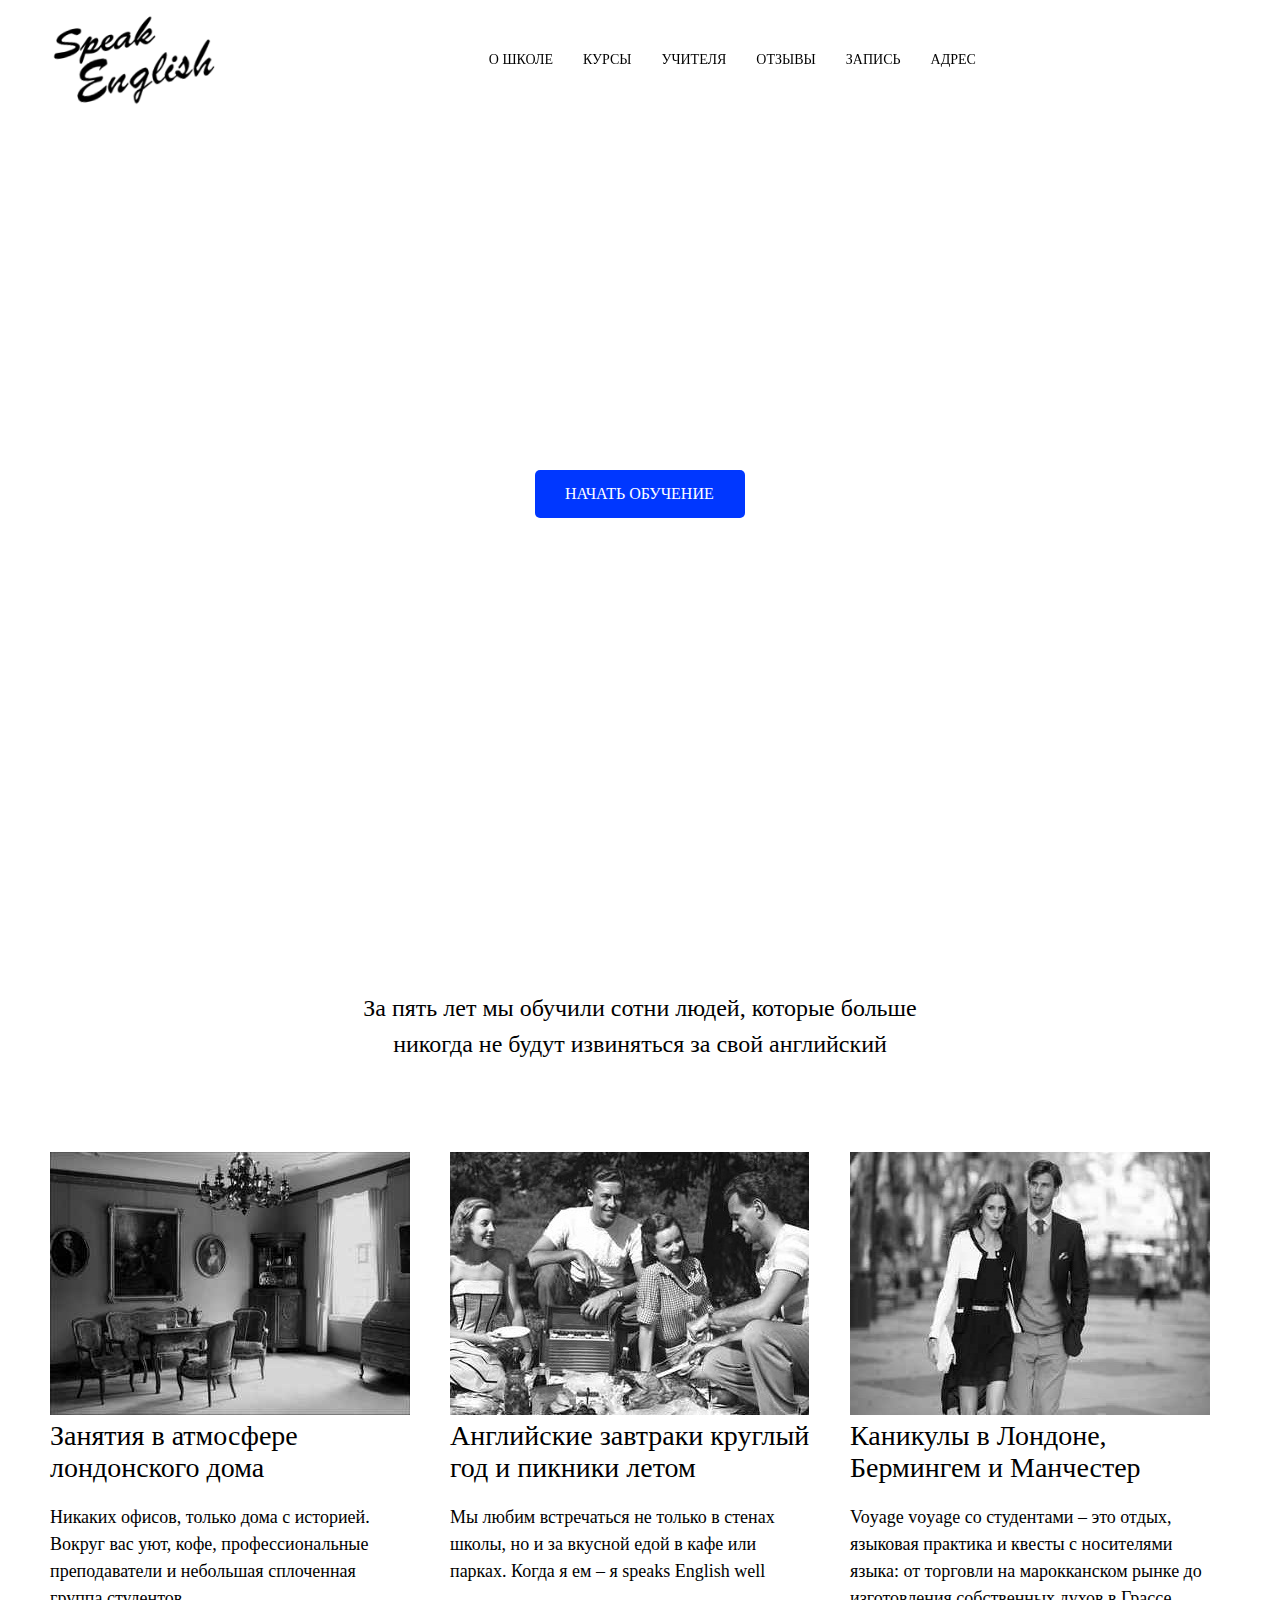
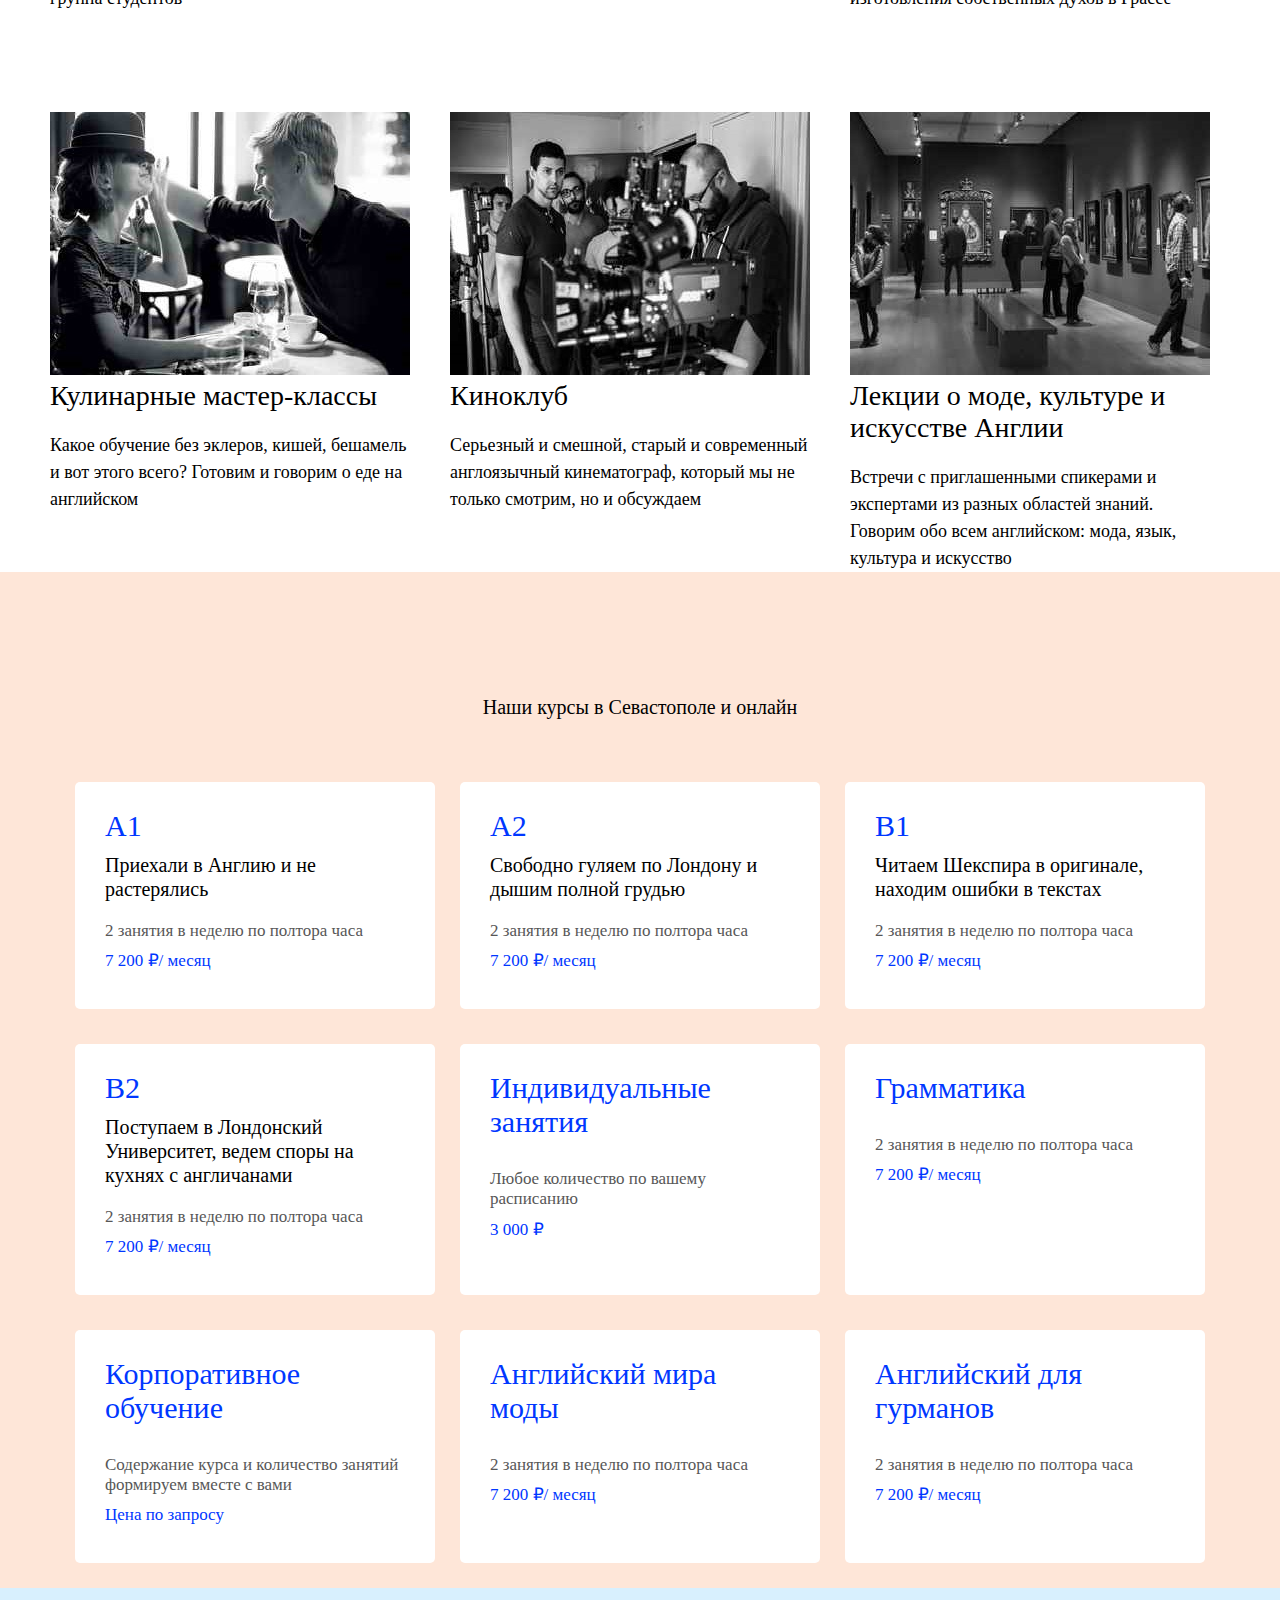
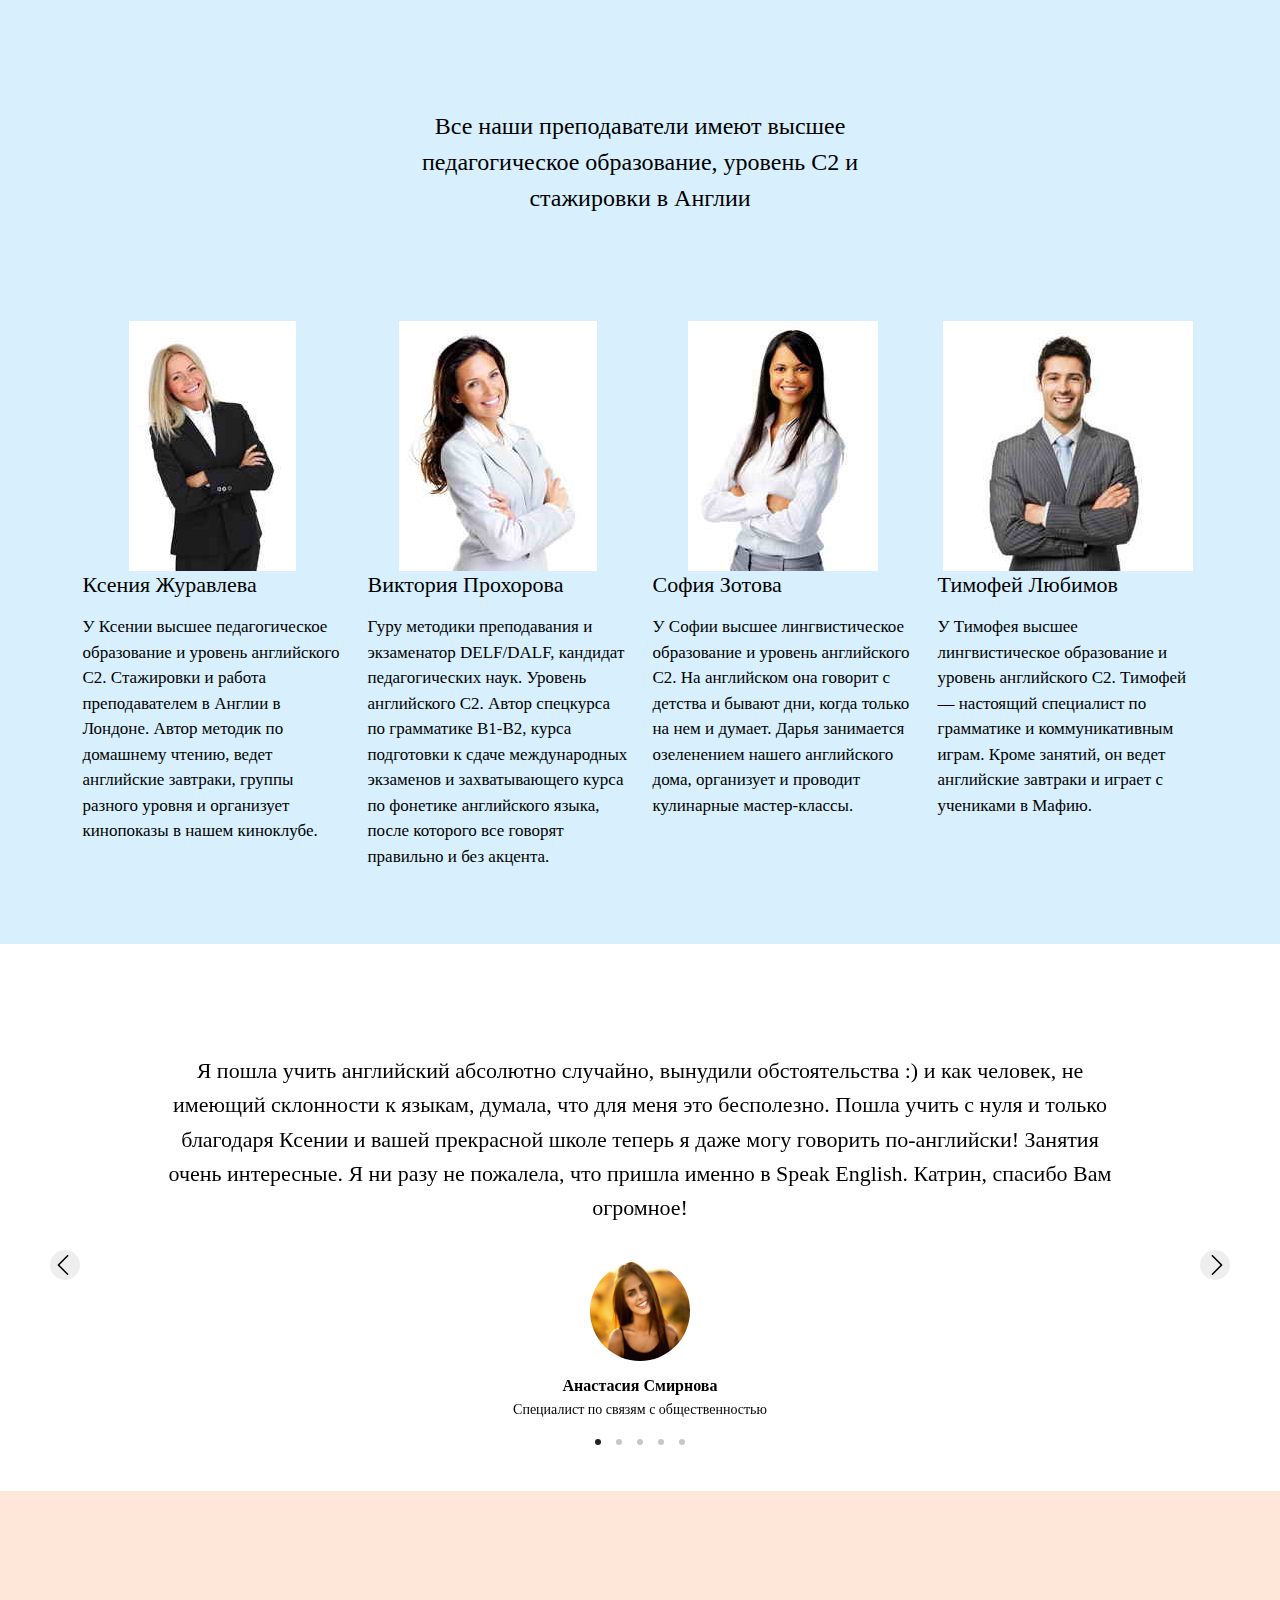
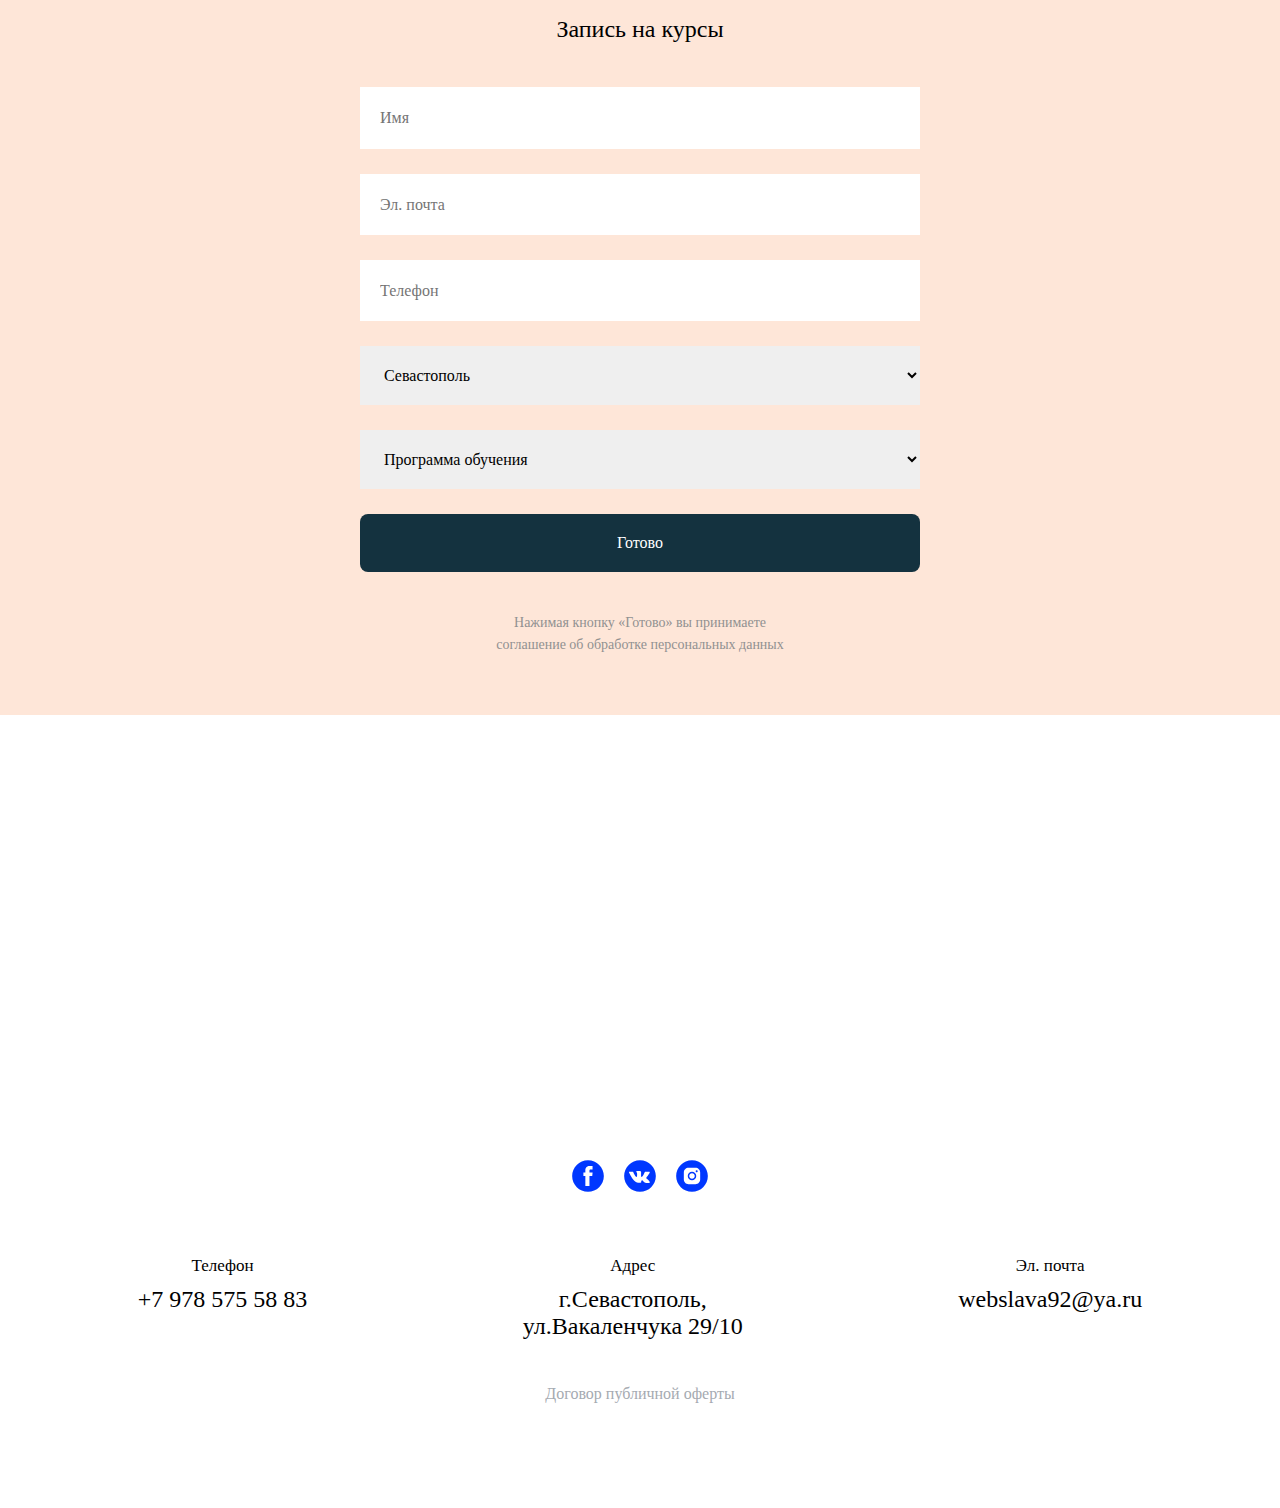
<file: index.html>
<!DOCTYPE html>
<html lang="ru">

<head>
  <meta charset="UTF-8">
  <meta name="viewport" content="width=device-width, initial-scale=1.0">
  <title>Speak English - Курсы английского в центре Севастополя</title>
  <link href="css/jquery.mb.YTPlayer.min.css" media="all" rel="stylesheet" type="text/css">
  <link rel="stylesheet" href="css/slick.css">
  <link rel="stylesheet" href="css/style.css">
  <link rel="shortcut icon" href="favicon.ico" type="image/x-icon">
</head>

<body>

  <header class="header player" id="P1" data-property="{videoURL:'https://youtu.be/cVuxu60uDkc',containment:'#P1',startAt:0,mute:true,autoPlay:true,loop:false,opacity:1}">
    <div class="header__top">
      <div class="container">
        <div class="header__top-inner">
          <a class="header__top-logo" href="index.html">
            <img class="logo__img" src="images/logo.png" alt="Логотип">
          </a>
          <button class="menu__btn">
            <span></span>
          </button>
          <nav class="header__top-menu menu" id="menu">
            <ul class="header__top-menu-items">
              <li class="header__top-menu-item">
                <a class="header__top-menu-link" href="#about">О ШКОЛЕ</a>
              </li>
              <li class="header__top-menu-item">
                <a class="header__top-menu-link" href="#price">КУРСЫ</a>
              </li>
              <li class="header__top-menu-item">
                <a class="header__top-menu-link" href="#teachers">УЧИТЕЛЯ</a>
              </li>
              <li class="header__top-menu-item">
                <a class="header__top-menu-link" href="#reviews">ОТЗЫВЫ</a>
              </li>
              <li class="header__top-menu-item">
                <a class="header__top-menu-link" href="#connection">ЗАПИСЬ</a>
              </li>
              <li class="header__top-menu-item">
                <a class="header__top-menu-link" href="#map">АДРЕС</a>
              </li>
            </ul>
          </nav>
        </div>
      </div>
    </div>
    <div class="container">
      <div class="header__content">
        <div class="header__content-inner" id="header__content">
          <h1 class="header__content-title">
            Английский язык с нуля до Лондона
          </h1>
          <a class="header__content-btn" href="#connection">
            Начать обучение
          </a>
          <a href="#about" class="header__arrow-link">
            <svg class="header__content-arrow-svg" x="0px" y="0px" width="38.417px" height="18.592px" viewBox="0 0 38.417 18.592"
              style="enable-background:new 0 0 38.417 18.592;">
              <g>
                <path
                  d="M19.208,18.592c-0.241,0-0.483-0.087-0.673-0.261L0.327,1.74c-0.408-0.372-0.438-1.004-0.066-1.413c0.372-0.409,1.004-0.439,1.413-0.066L19.208,16.24L36.743,0.261c0.411-0.372,1.042-0.342,1.413,0.066c0.372,0.408,0.343,1.041-0.065,1.413L19.881,18.332C19.691,18.505,19.449,18.592,19.208,18.592z">
                </path>
              </g>
            </svg>
          </a>
        </div>
      </div>
    </div>
  </header>

  <section class="about" id="about">
    <div class="container">
      <h2 class="about__title">
        За пять лет мы обучили сотни людей, которые больше никогда не будут извиняться за свой английский
      </h2>
      <div class="about__inner">
        <div class="about__items">
          <div class="about__item">
            <img class="about__item-img" src="images/about1.jpg" alt="Картинка">
            <div class="about__item-info">
              <h4 class="about__item-title">
                Занятия в атмосфере лондонского дома
              </h4>
              <p class="about__item-text">
                Никаких офисов, только дома с историей. Вокруг вас уют, кофе, профессиональные преподаватели и небольшая
                сплоченная
                группа студентов
              </p>
            </div>
          </div>
          <div class="about__item">
            <img class="about__item-img" src="images/about2.jpg" alt="Картинка">
            <div class="about__item-info">
              <h4 class="about__item-title">
                Английские завтраки круглый год и пикники летом
              </h4>
              <p class="about__item-text">
                Мы любим встречаться не только в стенах школы, но и за вкусной едой в кафе или парках. Когда я ем – я speaks
                English
                well
              </p>
            </div>
          </div>
          <div class="about__item">
            <img class="about__item-img" src="images/about3.jpg" alt="Картинка">
            <div class="about__item-info">
              <h4 class="about__item-title">
                Каникулы в Лондоне, Бермингем и Манчестер
              </h4>
              <p class="about__item-text">
                Voyage voyage со студентами – это отдых, языковая практика и квесты с носителями языка: от торговли на
                марокканском
                рынке до изготовления собственных духов в Грассе
              </p>
            </div>
          </div>
          <div class="about__item">
            <img class="about__item-img" src="images/about4.jpg" alt="Картинка">
            <div class="about__item-info">
              <h4 class="about__item-title">
                Кулинарные мастер-классы
              </h4>
              <p class="about__item-text">
                Какое обучение без эклеров, кишей, бешамель и вот этого всего? Готовим и говорим о еде на английском
              </p>
            </div>
          </div>
          <div class="about__item">
            <img class="about__item-img" src="images/about5.jpg" alt="Картинка">
            <div class="about__item-info">
              <h4 class="about__item-title">
                Киноклуб
              </h4>
              <p class="about__item-text">
                Серьезный и смешной, старый и современный англоязычный кинематограф, который мы не только смотрим, но и
                обсуждаем
              </p>
            </div>
          </div>
          <div class="about__item">
            <img class="about__item-img" src="images/about6.jpg" alt="Картинка">
            <div class="about__item-info">
              <h4 class="about__item-title">
                Лекции о моде, культуре и искусстве Англии
              </h4>
              <p class="about__item-text">
                Встречи с приглашенными спикерами и экспертами из разных областей знаний. Говорим обо всем английском: мода,
                язык,
                культура и искусство
              </p>
            </div>
          </div>
        </div>
      </div>
    </div>
  </section>

  <section class="price" id="price">
    <div class="container">
      <div class="price__inner">
        <h2 class="price__title">
          Наши курсы в Севастополе и онлайн
        </h2>
        <div class="price__items">
          <a class="price__item" href="course_a1.html">
            <h3 class="price__item-title">
              A1
            </h3>
            <h6 class="price__item-subtitle">
              Приехали в Англию и не растерялись
            </h6>
            <p class="price__item-text">
              2 занятия в неделю по полтора часа
              <span>7 200 ₽/ месяц</span>
            </p>
          </a>
          <a class="price__item" href="course_a2.html">
            <h3 class="price__item-title">
              A2
            </h3>
            <h6 class="price__item-subtitle">
              Свободно гуляем по Лондону и дышим полной грудью
            </h6>
            <p class="price__item-text">
              2 занятия в неделю по полтора часа
              <span>7 200 ₽/ месяц</span>
            </p>
          </a>
          <a class="price__item" href="course_b1.html">
            <h3 class="price__item-title">
              B1
            </h3>
            <h6 class="price__item-subtitle">
              Читаем Шекспира в оригинале, находим ошибки в текстах
            </h6>
            <p class="price__item-text">
              2 занятия в неделю по полтора часа
              <span>7 200 ₽/ месяц</span>
            </p>
          </a>
          <a class="price__item" href="course_b2.html">
            <h3 class="price__item-title">
              B2
            </h3>
            <h6 class="price__item-subtitle">
              Поступаем в Лондонский Университет, ведем споры на кухнях с англичанами
            </h6>
            <p class="price__item-text">
              2 занятия в неделю по полтора часа
              <span>7 200 ₽/ месяц</span>
            </p>
          </a>
          <div class="price__item">
            <h3 class="price__item-title">
              Индивидуальные занятия
            </h3>
            <h6 class="price__item-subtitle">
              
            </h6>
            <p class="price__item-text">
              Любое количество по вашему расписанию
              <span>3 000 ₽</span>
            </p>
          </div>
          <div class="price__item">
            <h3 class="price__item-title">
              Грамматика
            </h3>
            <h6 class="price__item-subtitle">
              
            </h6>
            <p class="price__item-text">
              2 занятия в неделю по полтора часа
              <span>7 200 ₽/ месяц</span>
            </p>
          </div>
          <div class="price__item">
            <h3 class="price__item-title">
              Корпоративное обучение
            </h3>
            <h6 class="price__item-subtitle">
              
            </h6>
            <p class="price__item-text">
              Содержание курса и количество занятий формируем вместе с вами <span>Цена по запросу</span>
            </p>
          </div>
          <div class="price__item">
            <h3 class="price__item-title">
              Английский мира моды
            </h3>
            <h6 class="price__item-subtitle">

            </h6>
            <p class="price__item-text">
              2 занятия в неделю по полтора часа
              <span>7 200 ₽/ месяц</span>
            </p>
          </div>
          <div class="price__item">
            <h3 class="price__item-title">
              Английский для гурманов
            </h3>
            <h6 class="price__item-subtitle">

            </h6>
            <p class="price__item-text">
              2 занятия в неделю по полтора часа
              <span>7 200 ₽/ месяц</span>
            </p>
          </div>
        </div>
      </div>
    </div>
  </section>

  <section class="teachers" id="teachers">
    <div class="container">
      <div class="teachers__inner">
        <h2 class="teachers__title">
          Все наши преподаватели имеют высшее педагогическое образование, уровень C2 и стажировки в Англии
        </h2>
      </div>
      <div class="teachers__items">
        <div class="teachers__item">
          <img src="images/people/people1.jpg" alt="фото учителя" class="teachers__item-img">
          <div class="teachers__item-name">
            Ксения Журавлева 
          </div>
          <div class="teachers__item-about">
            У Ксении высшее педагогическое образование и уровень английского С2. Стажировки и работа преподавателем в Англии в Лондоне. Автор методик по домашнему чтению, ведет английские завтраки, группы разного уровня и организует кинопоказы в нашем киноклубе.
          </div>
        </div>
        <div class="teachers__item">
          <img src="images/people/people2.jpg" alt="фото учителя" class="teachers__item-img">
          <div class="teachers__item-name">
            Виктория Прохорова
          </div>
          <div class="teachers__item-about">
            Гуру методики преподавания и экзаменатор DELF/DALF, кандидат педагогических наук. Уровень английского С2. Автор спецкурса по грамматике В1-В2, курса подготовки к сдаче международных экзаменов и захватывающего курса по фонетике английского языка, после которого все говорят правильно и без акцента.
          </div>
        </div>
        <div class="teachers__item">
          <img src="images/people/people3.jpg" alt="фото учителя" class="teachers__item-img">
          <div class="teachers__item-name">
            София Зотова
          </div>
          <div class="teachers__item-about">
            У Софии высшее лингвистическое образование и уровень английского С2. На английском она говорит с детства и бывают дни, когда только на нем и думает. Дарья занимается озеленением нашего английского дома, организует и проводит кулинарные мастер-классы.
          </div>
        </div>
        <div class="teachers__item">
          <img src="images/people/people4.jpg" alt="фото учителя" class="teachers__item-img">
          <div class="teachers__item-name">
            Тимофей Любимов
          </div>
          <div class="teachers__item-about">
            У Тимофея высшее лингвистическое образование и уровень английского С2. Тимофей — настоящий специалист по грамматике и коммуникативным играм. Кроме занятий, он ведет английские завтраки и играет с учениками в Мафию.
          </div>
        </div>
      </div>
    </div>
  </section>

  <section class="reviews" id="reviews">
    <div class="container">
      <div class="reviews__items">
        <div class="reviews__item">
          <p class="reviews__text">
            Я пошла учить английский абсолютно случайно, вынудили обстоятельства :) и как человек, не имеющий склонности к языкам, думала, что для меня это бесполезно. Пошла учить с нуля и только благодаря Ксении и вашей прекрасной школе теперь я даже могу говорить по-английски! Занятия очень интересные. Я ни разу не пожалела, что пришла именно в Speak English.
            Катрин, спасибо Вам огромное!
          </p>
          <img src="images/users/user1.jpg" alt="Фото клиента" class="reviews__item-img">
          <h4 class="reviews__item-name">
            Анастасия Смирнова
          </h4>
          <p class="reviews__item-profession">
            Специалист по связям с общественностью
          </p>
        </div>
        <div class="reviews__item">
          <p class="reviews__text">
            Hi! Эти курсы я нашла случайно, подыскивая удобное расписание занятий и местоположение. С первого занятия мне понравилась непринужденная атмосфера, которая царит в уютной аудитории. Ксения и Виктория творчески подходят к обучению и все уроки разительно отличаются от университетских. Самые сложные темы становятся интересными и увлекательными. Занятия в Speak English мне очень помогли в освоении нового для себя языка. Большое спасибо! Я смело могу рекомендовать эти курсы своим друзьям и знакомым.
          </p>
          <img src="images/users/user2.jpg" alt="Фото клиента" class="reviews__item-img">
          <h4 class="reviews__item-name">
            Ксения Донченко
          </h4>
          <p class="reviews__item-profession">
            Студентка
          </p>
        </div>
        <div class="reviews__item">
          <p class="reviews__text">
            Hello! Придя в школу Speak English, я начала не только говорить по-английски, но еще смогла получить много приятных и полезных дополнений, помогающих в изучении языка и культуры: погрузиться в пленительный мир английской еды и песен, узнать английскую историю, общаться с настоящими англичанами за чашечкой кофе утром по субботам, узнать много нового и интересного о Англии благодаря замечательным педагогам и их интересным лекциям.
          </p>
          <img src="images/users/user3.jpg" alt="Фото клиента" class="reviews__item-img">
          <h4 class="reviews__item-name">
            Оксана Боборика
          </h4>
          <p class="reviews__item-profession">
            Гид-экскурсовод
          </p>
        </div>
        <div class="reviews__item">
          <p class="reviews__text">
            Для меня Английскией язык проявился в моей жизни неожиданно, я никогда не думала, что когда-то буду его учить. И т.к. мои профессиональные навыки тесно связаны с английским языком, и, с изучением его, конечно же шире раскрывается кругозор. Я глубоко признательна преподавателям Ксении, Тимофею, с ними интересно, весело и любая тема в изучении языка погружает в историческую его основу! У школы очень интересные материалы, очень легкий подход к изучению! Если быть максимально откровенным, то я с нетерпением жду того дня, когда проходят занятия и в школу хочется лететь! И когда я путешествую по Англии я с теплотой и гордостью думаю, что у меня есть Speak English!
          </p>
          <img src="images/users/user4.jpg" alt="Фото клиента" class="reviews__item-img">
          <h4 class="reviews__item-name">
            Татьяна Ляпина
          </h4>
          <p class="reviews__item-profession">
            Сомелье
          </p>
        </div>
        <div class="reviews__item">
          <p class="reviews__text">
            Не открою Америку (простите, Англию))), если скажу, что в обучении 90 процентов успеха принадлежит организации пространства и атмосфере, в которой проходят занятия. Именно поэтому Speak English — абсолютно уникальный образовательный проект. Оригинальный интерьер классов с отлично подобранной цветовой гаммой и местоположение курсов (выглянешь в окно — а там крыши старого Севастополя) — всё это создаёт особое коммуникативное пространство. Здесь уютно, здесь хочется общаться, узнавать, делиться впечатлениями. И, конечно, отличные преподаватели, под силу которым объяснить все правила и исключения. Вы точно не забудете идиоматическое выражение, если вспомните, как весело и горячо обсуждали его в группе. Забудьте про «избитые» скучные темы, настройтесь на интересные мероприятия (а они проходят здесь очень и очень часто) и — отличного всем плавания в языковом и культурном пространстве Англии с опытными инструкторами из Speak English!
          </p>
          <img src="images/users/user5.jpg" alt="Фото клиента" class="reviews__item-img">
          <h4 class="reviews__item-name">
            Мария Румынская-Михалевская
          </h4>
          <p class="reviews__item-profession">
            Поэтесса
          </p>
        </div>
      </div>
    </div>
  </section>

  <section class="connection" id="connection">
    <div class="container">
      <div class="connection__inner">
        <div class="connection__items">
          <h5 class="connection__title">
            Запись на курсы
          </h5>
          <form class="form">
            <input class="form__input" type="text" placeholder="Имя">
            <input class="form__input" type="text" placeholder="Эл. почта">
            <input class="form__input" type="text" placeholder="Телефон">
            <select class="connection__select connection__select-place">
              <option class="connection__option">Севастополь</option>
              <option class="connection__option">Симферополь</option>
              <option class="connection__option">Онлайн</option>
            </select>
            <select class="connection__select connection__select-program">
              <option class="connection__option">Программа обучения</option>
              <option class="connection__option">А1</option>
              <option class="connection__option">А2</option>
              <option class="connection__option">В1</option>
              <option class="connection__option">В2</option>
              <option class="connection__option">Индивидуальные занятия</option>
              <option class="connection__option">Грамматика</option>
              <option class="connection__option">Летний интенсив</option>
              <option class="connection__option">Английский мира моды</option>
              <option class="connection__option">Английскией для гурманов</option>
            </select>
          </form>
          <button class="connection__form-btn">Готово</button>
          <p class="connection__text">Нажимая кнопку «Готово» вы принимаете <br>  соглашение об обработке персональных данных</p>
        </div>
      </div>
    </div>
  </section>

  <div class="map" id="map">
    <script type="text/javascript" charset="utf-8" async
      src="https://api-maps.yandex.ru/services/constructor/1.0/js/?um=constructor%3A22eba7beacfc750c86cbcebfa9b0c5bfde522f5639ba229a48d6da0b19942a48&amp;width=100%25&amp;height=400&amp;lang=ru_RU&amp;scroll=true"></script>
  </div>

  <footer class="footer" id="footer">
    <div class="container">
      <div class="footer__inner">
        <div class="social__icons">
          <a href="https://www.facebook.com/slava.pustovit.1" class="social__link">
            <svg class="social__icon facebook" xmlns="http://www.w3.org/2000/svg" xmlns:xlink="http://www.w3.org/1999/xlink" x="0px" y="0px"
              width="32px" height="32px" viewBox="0 0 48 48" enable-background="new 0 0 48 48" xml:space="preserve">
              <path style="fill:#0037ff;"
                d="M47.761,24c0,13.121-10.638,23.76-23.758,23.76C10.877,47.76,0.239,37.121,0.239,24c0-13.124,10.638-23.76,23.764-23.76C37.123,0.24,47.761,10.876,47.761,24 M20.033,38.85H26.2V24.01h4.163l0.539-5.242H26.2v-3.083c0-1.156,0.769-1.427,1.308-1.427h3.318V9.168L26.258,9.15c-5.072,0-6.225,3.796-6.225,6.224v3.394H17.1v5.242h2.933V38.85z">
              </path>
            </svg>
          </a>
          <a href="https://vk.com/slavjanpustovit" class="social__link">
            <svg class="social__icon vk" xmlns="http://www.w3.org/2000/svg" xmlns:xlink="http://www.w3.org/1999/xlink" x="0px"
              y="0px" width="32px" height="32px" viewBox="0 0 48 48" enable-background="new 0 0 48 48" xml:space="preserve">
              <path style="fill:#0037ff;"
                d="M47.761,24c0,13.121-10.639,23.76-23.76,23.76C10.878,47.76,0.239,37.121,0.239,24c0-13.123,10.639-23.76,23.762-23.76C37.122,0.24,47.761,10.877,47.761,24 M35.259,28.999c-2.621-2.433-2.271-2.041,0.89-6.25c1.923-2.562,2.696-4.126,2.45-4.796c-0.227-0.639-1.64-0.469-1.64-0.469l-4.71,0.029c0,0-0.351-0.048-0.609,0.106c-0.249,0.151-0.414,0.505-0.414,0.505s-0.742,1.982-1.734,3.669c-2.094,3.559-2.935,3.747-3.277,3.524c-0.796-0.516-0.597-2.068-0.597-3.171c0-3.449,0.522-4.887-1.02-5.259c-0.511-0.124-0.887-0.205-2.195-0.219c-1.678-0.016-3.101,0.007-3.904,0.398c-0.536,0.263-0.949,0.847-0.697,0.88c0.31,0.041,1.016,0.192,1.388,0.699c0.484,0.656,0.464,2.131,0.464,2.131s0.282,4.056-0.646,4.561c-0.632,0.347-1.503-0.36-3.37-3.588c-0.958-1.652-1.68-3.481-1.68-3.481s-0.14-0.344-0.392-0.527c-0.299-0.222-0.722-0.298-0.722-0.298l-4.469,0.018c0,0-0.674-0.003-0.919,0.289c-0.219,0.259-0.018,0.752-0.018,0.752s3.499,8.104,7.573,12.23c3.638,3.784,7.764,3.36,7.764,3.36h1.867c0,0,0.566,0.113,0.854-0.189c0.265-0.288,0.256-0.646,0.256-0.646s-0.034-2.512,1.129-2.883c1.15-0.36,2.624,2.429,4.188,3.497c1.182,0.812,2.079,0.633,2.079,0.633l4.181-0.056c0,0,2.186-0.136,1.149-1.858C38.281,32.451,37.763,31.321,35.259,28.999">
              </path>
            </svg>
          </a>
          <a href="https://www.instagram.com/pustovit.slava" class="social__link">
            <svg class="social__icon instagram" xmlns="http://www.w3.org/2000/svg" xmlns:xlink="http://www.w3.org/1999/xlink"
              width="32px" height="32px" viewBox="0 0 30 30" xml:space="preserve">
              <path style="fill:#0037ff;"
                d="M15,11.014 C12.801,11.014 11.015,12.797 11.015,15 C11.015,17.202 12.802,18.987 15,18.987 C17.199,18.987 18.987,17.202 18.987,15 C18.987,12.797 17.199,11.014 15,11.014 L15,11.014 Z M15,17.606 C13.556,17.606 12.393,16.439 12.393,15 C12.393,13.561 13.556,12.394 15,12.394 C16.429,12.394 17.607,13.561 17.607,15 C17.607,16.439 16.444,17.606 15,17.606 L15,17.606 Z">
              </path>
              <path style="fill:#0037ff;"
                d="M19.385,9.556 C18.872,9.556 18.465,9.964 18.465,10.477 C18.465,10.989 18.872,11.396 19.385,11.396 C19.898,11.396 20.306,10.989 20.306,10.477 C20.306,9.964 19.897,9.556 19.385,9.556 L19.385,9.556 Z">
              </path>
              <path style="fill:#0037ff;"
                d="M15.002,0.15 C6.798,0.15 0.149,6.797 0.149,15 C0.149,23.201 6.798,29.85 15.002,29.85 C23.201,29.85 29.852,23.202 29.852,15 C29.852,6.797 23.201,0.15 15.002,0.15 L15.002,0.15 Z M22.666,18.265 C22.666,20.688 20.687,22.666 18.25,22.666 L11.75,22.666 C9.312,22.666 7.333,20.687 7.333,18.28 L7.333,11.734 C7.333,9.312 9.311,7.334 11.75,7.334 L18.25,7.334 C20.688,7.334 22.666,9.312 22.666,11.734 L22.666,18.265 L22.666,18.265 Z">
              </path>
            </svg>
          </a>
        </div>
        <div class="footer__items">
          <div class="footer__item">
            <p class="footer__info">Телефон</p>
            <a class="footer__link footer__link-telefon" href="tel:+79785755883">+7 978 575 58 83</a>
          </div>
          <div class="footer__item">
            <p class="footer__info">Адрес</p>
            <p class="footer__link footer__link-adress">г.Севастополь, ул.Вакаленчука 29/10</p>
          </div>
          <div class="footer__item">
            <p class="footer__info">Эл. почта</p>
            <a class="footer__link footer__link-email" href="mailto:webslava92@ya.ru">webslava92@ya.ru</a>
          </div>
        </div>
        <a href="#" class="offer__link">Договор публичной оферты</a>
      </div>
    </div>
  </footer>

  <script src="js/jquery-3.5.1.min.js"></script>
  <script src="http://ajax.googleapis.com/ajax/libs/jquery/3.0.0/jquery.min.js"></script>
  <script src="js/jquery.mb.YTPlayer.min.js"></script>
  <script src="js/slick.min.js"></script>
  <script>
    (function (d, w, c) {
      w.ChatraID = 'RkTviPMdrj6YeiRTZ';
      var s = d.createElement('script');
      w[c] = w[c] || function () {
        (w[c].q = w[c].q || []).push(arguments);
      };
      s.async = true;
      s.src = 'https://call.chatra.io/chatra.js';
      if (d.head) d.head.appendChild(s);
    })(document, window, 'Chatra');
  </script>
  <script src="js/main.js"></script>
  
  
</body>

</html>
</file>
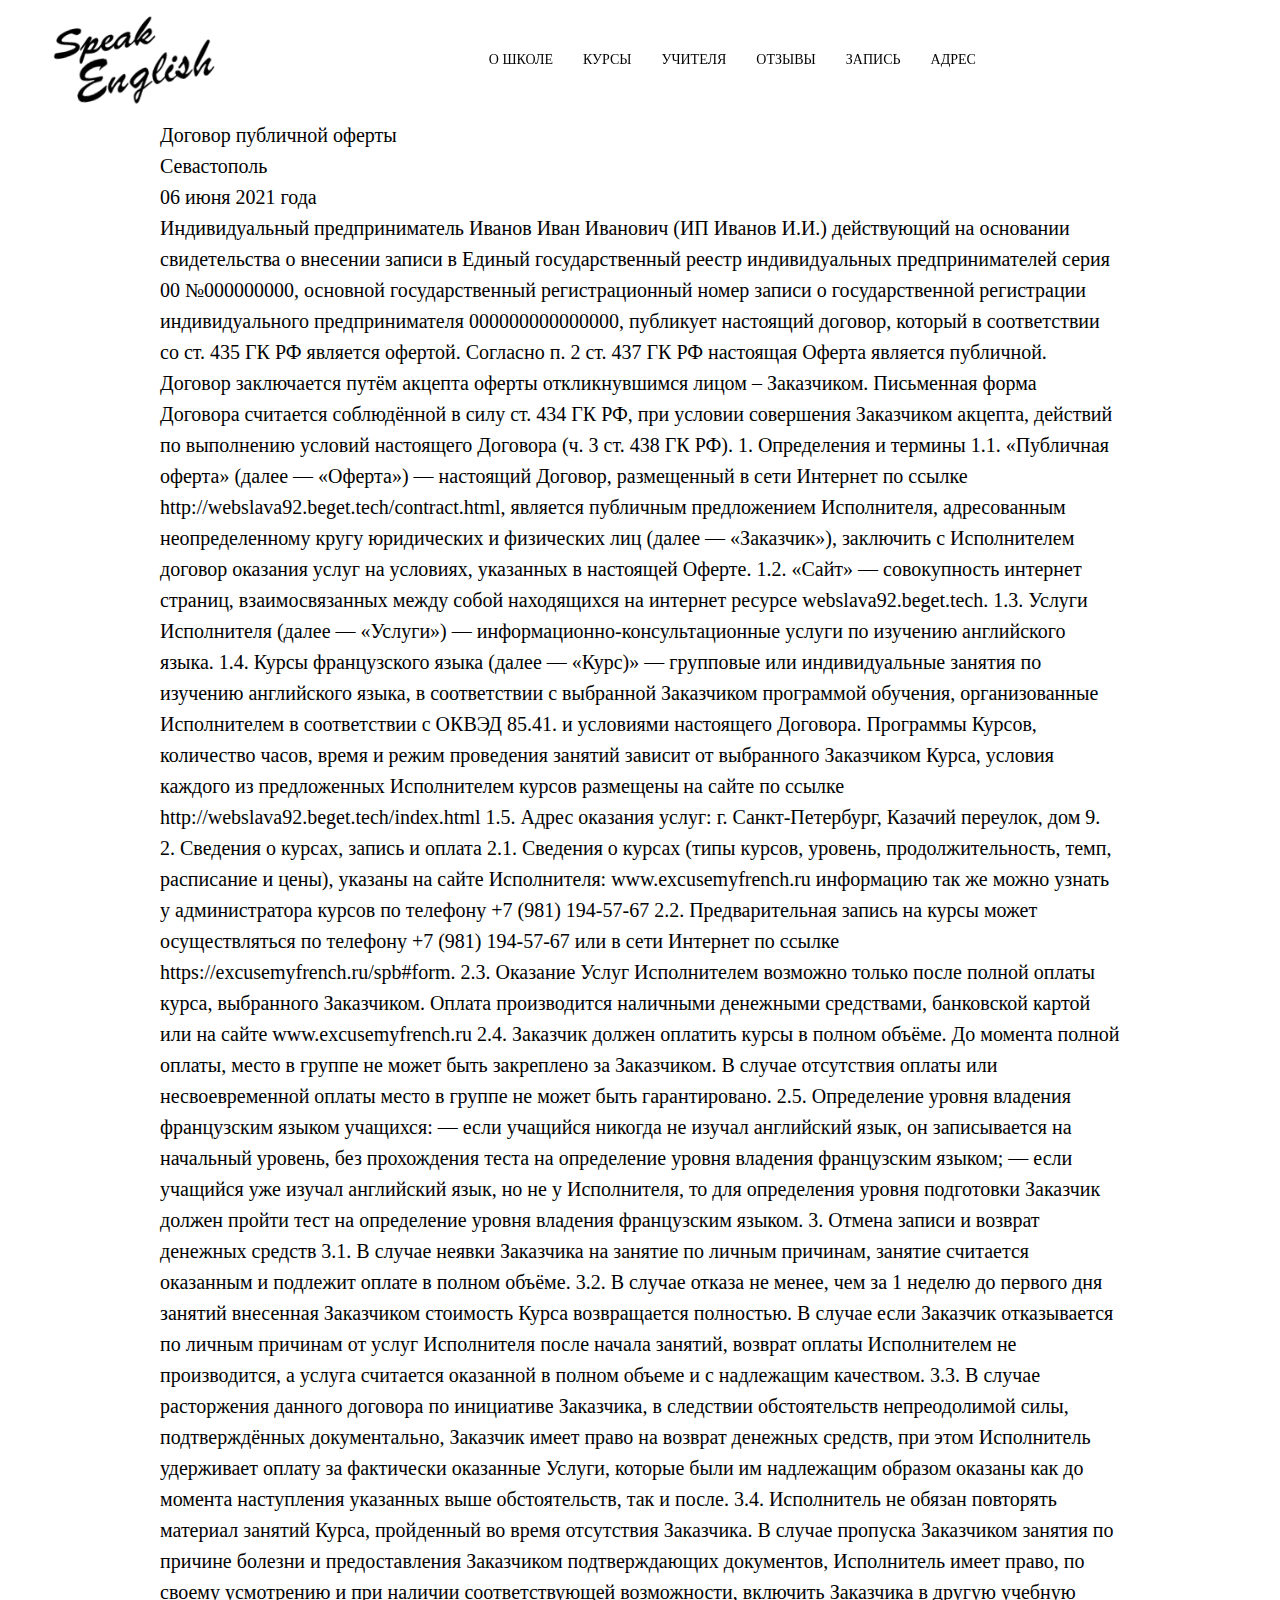
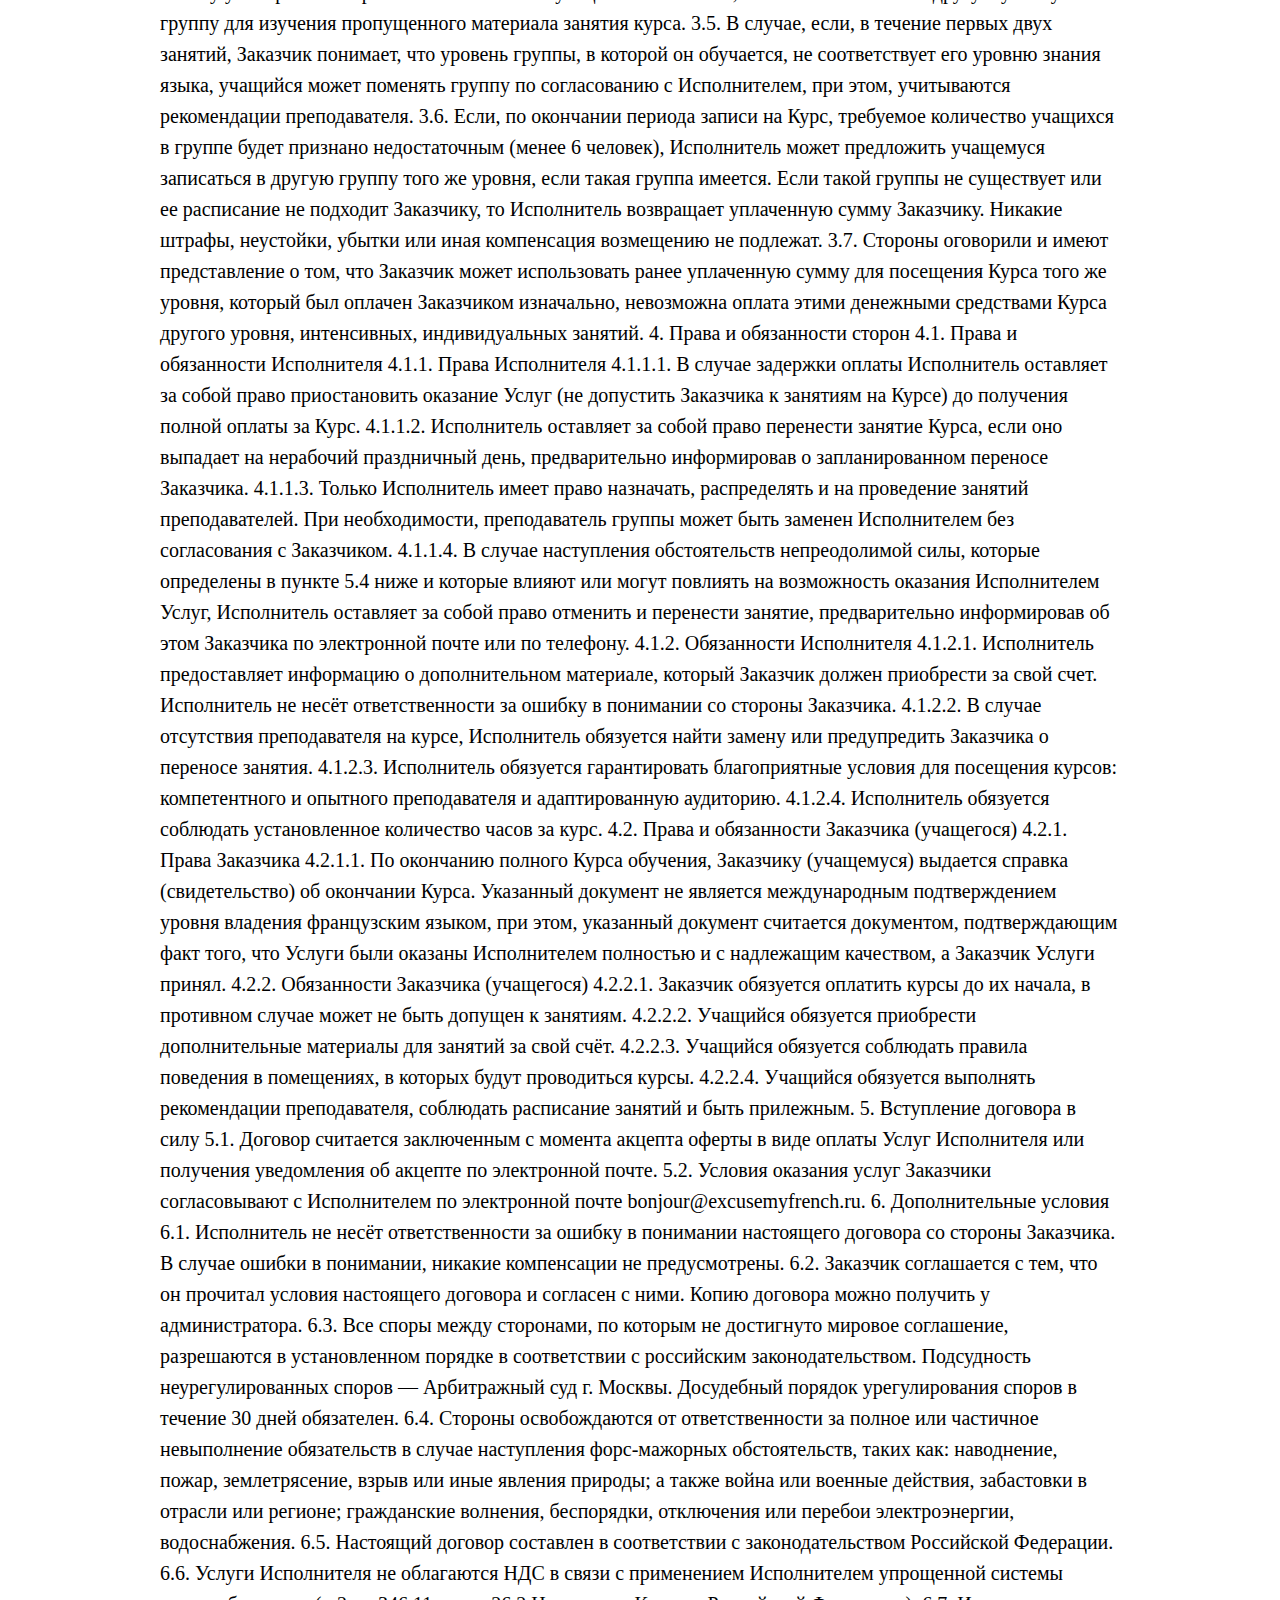
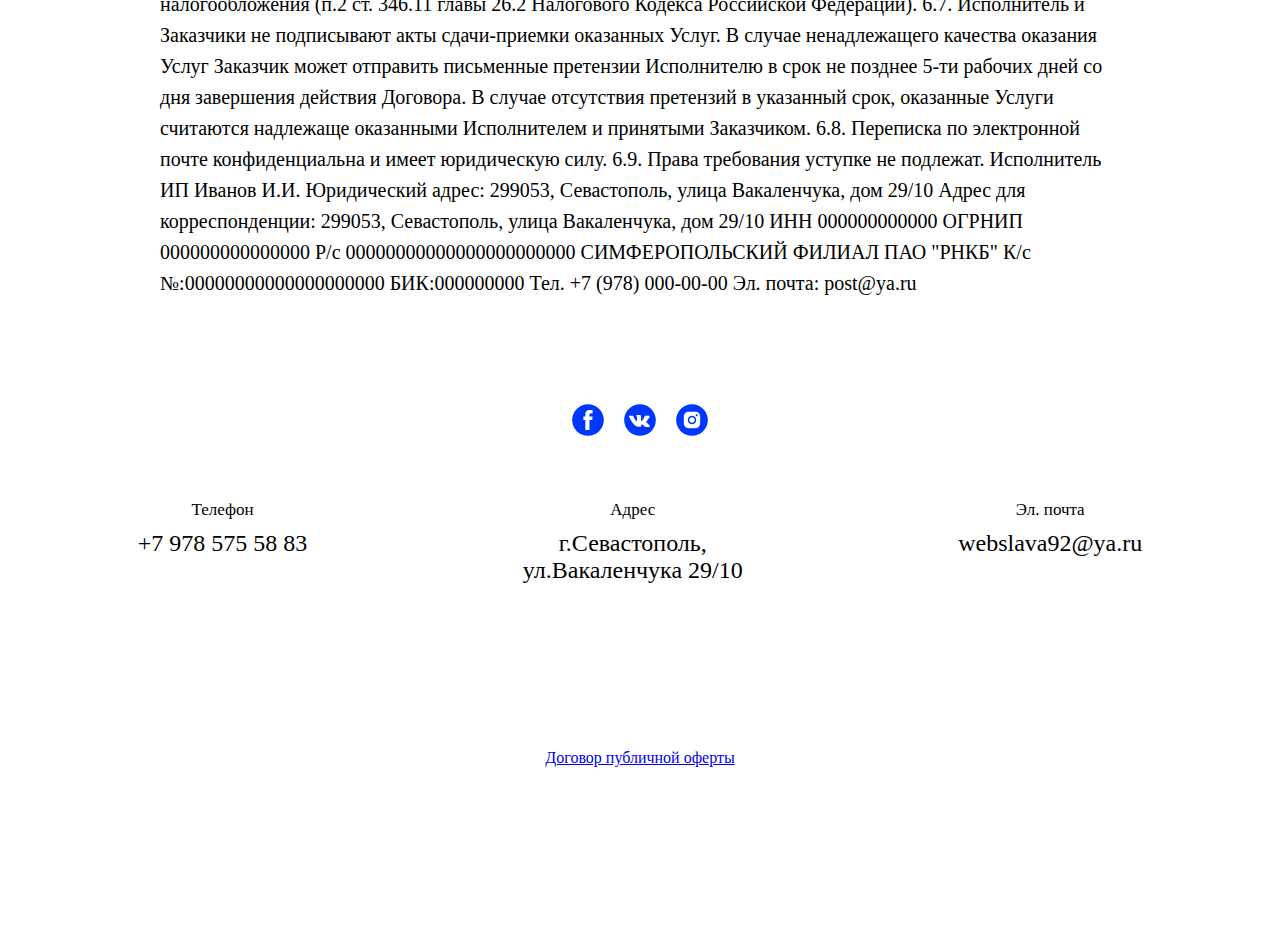
<file: contract.html>
<!DOCTYPE html>
<html lang="ru">

<head>
  <meta charset="UTF-8">
  <meta name="viewport" content="width=device-width, initial-scale=1.0">
  <title>Speak English - Курсы английского в центре Севастополя / Курс А1</title>
  <link href="css/jquery.mb.YTPlayer.min.css" media="all" rel="stylesheet" type="text/css">
  <link rel="stylesheet" href="css/slick.css">
  <link rel="stylesheet" href="css/style.css">
  <link rel="shortcut icon" href="favicon.ico" type="image/x-icon">
</head>

<body>

  <header class="header__course">
    <div class="header__top">
      <div class="container">
        <div class="header__top-inner">
          <a class="header__top-logo" href="index.html">
            <img class="logo__img" src="images/logo.png" alt="Логотип">
          </a>
          <button class="menu__btn">
            <span></span>
          </button>
          <div class="header__top-menu">
            <ul class="header__top-menu-items">
              <li class="header__top-menu-item">
                <a class="header__top-menu-link" href="index.html#about">О ШКОЛЕ</a>
              </li>
              <li class="header__top-menu-item">
                <a class="header__top-menu-link" href="index.html#price">КУРСЫ</a>
              </li>
              <li class="header__top-menu-item">
                <a class="header__top-menu-link" href="index.html#teachers">УЧИТЕЛЯ</a>
              </li>
              <li class="header__top-menu-item">
                <a class="header__top-menu-link" href="index.html#reviews">ОТЗЫВЫ</a>
              </li>
              <li class="header__top-menu-item">
                <a class="header__top-menu-link" href="index.html#connection">ЗАПИСЬ</a>
              </li>
              <li class="header__top-menu-item">
                <a class="header__top-menu-link" href="index.html#map">АДРЕС</a>
              </li>
            </ul>
          </div>
        </div>
      </div>
    </div>
  </header>

  <section class="offer">
    <div class="continer">
            <p class="offer__text">
              <span>Договор публичной оферты</span> <br>
              Севастополь<br>
              06 июня 2021 года<br>
              
              Индивидуальный предприниматель Иванов Иван Иванович (ИП Иванов И.И.)
              действующий на основании свидетельства о внесении записи в Единый государственный реестр индивидуальных предпринимателей
              серия 00 №000000000, основной государственный регистрационный номер записи о государственной регистрации индивидуального
              предпринимателя 000000000000000, публикует настоящий договор, который в соответствии со ст. 435 ГК РФ является офертой.
              Согласно п. 2 ст. 437 ГК РФ настоящая Оферта является публичной.
              
              Договор заключается путём акцепта оферты откликнувшимся лицом – Заказчиком. Письменная форма Договора считается
              соблюдённой в силу ст. 434 ГК РФ, при условии совершения Заказчиком акцепта, действий по выполнению условий настоящего
              Договора (ч. 3 ст. 438 ГК РФ).
              1. Определения и термины
              1.1. «Публичная оферта» (далее — «Оферта») — настоящий Договор, размещенный в сети Интернет по ссылке
              http://webslava92.beget.tech/contract.html, является публичным предложением Исполнителя, адресованным неопределенному кругу
              юридических и физических лиц (далее — «Заказчик»), заключить с Исполнителем договор оказания услуг на условиях,
              указанных в настоящей Оферте.
              1.2. «Сайт» — совокупность интернет страниц, взаимосвязанных между собой находящихся на интернет ресурсе
              webslava92.beget.tech.
              1.3. Услуги Исполнителя (далее — «Услуги») — информационно-консультационные услуги по изучению английского языка.
              1.4. Курсы французского языка (далее — «Курс)» — групповые или индивидуальные занятия по изучению английского языка, в
              соответствии с выбранной Заказчиком программой обучения, организованные Исполнителем в соответствии с ОКВЭД 85.41. и
              условиями настоящего Договора. Программы Курсов, количество часов, время и режим проведения занятий зависит от
              выбранного Заказчиком Курса, условия каждого из предложенных Исполнителем курсов размещены на сайте по ссылке
              http://webslava92.beget.tech/index.html
              1.5. Адрес оказания услуг: г. Санкт-Петербург, Казачий переулок, дом 9.
              2. Сведения о курсах, запись и оплата
              2.1. Сведения о курсах (типы курсов, уровень, продолжительность, темп, расписание и цены), указаны на сайте Исполнителя:
              www.excusemyfrench.ru информацию так же можно узнать у администратора курсов по телефону +7 (981) 194-57-67
              2.2. Предварительная запись на курсы может осуществляться по телефону +7 (981) 194-57-67 или в сети Интернет по ссылке
              https://excusemyfrench.ru/spb#form.
              2.3. Оказание Услуг Исполнителем возможно только после полной оплаты курса, выбранного Заказчиком. Оплата производится
              наличными денежными средствами, банковской картой или на сайте www.excusemyfrench.ru
              2.4. Заказчик должен оплатить курсы в полном объёме. До момента полной оплаты, место в группе не может быть закреплено
              за Заказчиком. В случае отсутствия оплаты или несвоевременной оплаты место в группе не может быть гарантировано.
              2.5. Определение уровня владения французским языком учащихся:
              — если учащийся никогда не изучал английский язык, он записывается на начальный уровень, без прохождения теста на
              определение уровня владения французским языком;
              — если учащийся уже изучал английский язык, но не у Исполнителя, то для определения уровня подготовки Заказчик должен
              пройти тест на определение уровня владения французским языком.
              
              3. Отмена записи и возврат денежных средств
              3.1. В случае неявки Заказчика на занятие по личным причинам, занятие считается оказанным и подлежит оплате в полном
              объёме.
              3.2. В случае отказа не менее, чем за 1 неделю до первого дня занятий внесенная Заказчиком стоимость Курса возвращается
              полностью. В случае если Заказчик отказывается по личным причинам от услуг Исполнителя после начала занятий, возврат
              оплаты Исполнителем не производится, а услуга считается оказанной в полном объеме и с надлежащим качеством.
              3.3. В случае расторжения данного договора по инициативе Заказчика, в следствии обстоятельств непреодолимой силы,
              подтверждённых документально, Заказчик имеет право на возврат денежных средств, при этом Исполнитель удерживает оплату
              за фактически оказанные Услуги, которые были им надлежащим образом оказаны как до момента наступления указанных выше
              обстоятельств, так и после.
              3.4. Исполнитель не обязан повторять материал занятий Курса, пройденный во время отсутствия Заказчика. В случае пропуска
              Заказчиком занятия по причине болезни и предоставления Заказчиком подтверждающих документов, Исполнитель имеет право, по
              своему усмотрению и при наличии соответствующей возможности, включить Заказчика в другую учебную группу для изучения
              пропущенного материала занятия курса.
              3.5. В случае, если, в течение первых двух занятий, Заказчик понимает, что уровень группы, в которой он обучается, не
              соответствует его уровню знания языка, учащийся может поменять группу по согласованию с Исполнителем, при этом,
              учитываются рекомендации преподавателя.
              3.6. Если, по окончании периода записи на Курс, требуемое количество учащихся в группе будет признано недостаточным
              (менее 6 человек), Исполнитель может предложить учащемуся записаться в другую группу того же уровня, если такая группа
              имеется. Если такой группы не существует или ее расписание не подходит Заказчику, то Исполнитель возвращает уплаченную
              сумму Заказчику. Никакие штрафы, неустойки, убытки или иная компенсация возмещению не подлежат.
              3.7. Стороны оговорили и имеют представление о том, что Заказчик может использовать ранее уплаченную сумму для посещения
              Курса того же уровня, который был оплачен Заказчиком изначально, невозможна оплата этими денежными средствами Курса
              другого уровня, интенсивных, индивидуальных занятий.
              4. Права и обязанности сторон
              4.1. Права и обязанности Исполнителя
              4.1.1. Права Исполнителя
              4.1.1.1. В случае задержки оплаты Исполнитель оставляет за собой право приостановить оказание Услуг (не допустить
              Заказчика к занятиям на Курсе) до получения полной оплаты за Курс.
              4.1.1.2. Исполнитель оставляет за собой право перенести занятие Курса, если оно выпадает на нерабочий праздничный день,
              предварительно информировав о запланированном переносе Заказчика.
              4.1.1.3. Только Исполнитель имеет право назначать, распределять и на проведение занятий преподавателей. При
              необходимости, преподаватель группы может быть заменен Исполнителем без согласования с Заказчиком.
              4.1.1.4. В случае наступления обстоятельств непреодолимой силы, которые определены в пункте 5.4 ниже и которые влияют
              или могут повлиять на возможность оказания Исполнителем Услуг, Исполнитель оставляет за собой право отменить и перенести
              занятие, предварительно информировав об этом Заказчика по электронной почте или по телефону.
              
              4.1.2. Обязанности Исполнителя
              4.1.2.1. Исполнитель предоставляет информацию о дополнительном материале, который Заказчик должен приобрести за свой
              счет. Исполнитель не несёт ответственности за ошибку в понимании со стороны Заказчика.
              4.1.2.2. В случае отсутствия преподавателя на курсе, Исполнитель обязуется найти замену или предупредить Заказчика о
              переносе занятия.
              4.1.2.3. Исполнитель обязуется гарантировать благоприятные условия для посещения курсов: компетентного и опытного
              преподавателя и адаптированную аудиторию.
              4.1.2.4. Исполнитель обязуется соблюдать установленное количество часов за курс.
              
              4.2. Права и обязанности Заказчика (учащегося)
              4.2.1. Права Заказчика
              4.2.1.1. По окончанию полного Курса обучения, Заказчику (учащемуся) выдается справка (свидетельство) об окончании Курса.
              Указанный документ не является международным подтверждением уровня владения французским языком, при этом, указанный
              документ считается документом, подтверждающим факт того, что Услуги были оказаны Исполнителем полностью и с надлежащим
              качеством, а Заказчик Услуги принял.
              
              4.2.2. Обязанности Заказчика (учащегося)
              4.2.2.1. Заказчик обязуется оплатить курсы до их начала, в противном случае может не быть допущен к занятиям.
              4.2.2.2. Учащийся обязуется приобрести дополнительные материалы для занятий за свой счёт.
              4.2.2.3. Учащийся обязуется соблюдать правила поведения в помещениях, в которых будут проводиться курсы.
              4.2.2.4. Учащийся обязуется выполнять рекомендации преподавателя, соблюдать расписание занятий и быть прилежным.
              5. Вступление договора в силу
              5.1. Договор считается заключенным с момента акцепта оферты в виде оплаты Услуг Исполнителя или получения уведомления об
              акцепте по электронной почте.
              5.2. Условия оказания услуг Заказчики согласовывают с Исполнителем по электронной почте bonjour@excusemyfrench.ru.
              6. Дополнительные условия
              6.1. Исполнитель не несёт ответственности за ошибку в понимании настоящего договора со стороны Заказчика. В случае
              ошибки в понимании, никакие компенсации не предусмотрены.
              6.2. Заказчик соглашается с тем, что он прочитал условия настоящего договора и согласен с ними. Копию договора можно
              получить у администратора.
              6.3. Все споры между сторонами, по которым не достигнуто мировое соглашение, разрешаются в установленном порядке в
              соответствии с российским законодательством. Подсудность неурегулированных споров — Арбитражный суд г. Москвы.
              Досудебный порядок урегулирования споров в течение 30 дней обязателен.
              6.4. Стороны освобождаются от ответственности за полное или частичное невыполнение обязательств в случае наступления
              форс-мажорных обстоятельств, таких как: наводнение, пожар, землетрясение, взрыв или иные явления природы; а также война
              или военные действия, забастовки в отрасли или регионе; гражданские волнения, беспорядки, отключения или перебои
              электроэнергии, водоснабжения.
              6.5. Настоящий договор составлен в соответствии с законодательством Российской Федерации.
              6.6. Услуги Исполнителя не облагаются НДС в связи с применением Исполнителем упрощенной системы налогообложения (п.2 ст.
              346.11 главы 26.2 Налогового Кодекса Российской Федерации).
              6.7. Исполнитель и Заказчики не подписывают акты сдачи-приемки оказанных Услуг. В случае ненадлежащего качества оказания
              Услуг Заказчик может отправить письменные претензии Исполнителю в срок не позднее 5-ти рабочих дней со дня завершения
              действия Договора. В случае отсутствия претензий в указанный срок, оказанные Услуги считаются надлежаще оказанными
              Исполнителем и принятыми Заказчиком.
              6.8. Переписка по электронной почте конфиденциальна и имеет юридическую силу.
              6.9. Права требования уступке не подлежат.
              Исполнитель
              ИП Иванов И.И.
              
              Юридический адрес: 299053, Севастополь,
              улица Вакаленчука, дом 29/10
              Адрес для корреспонденции: 299053, Севастополь,
              улица Вакаленчука, дом 29/10
              
              ИНН 000000000000
              ОГРНИП 000000000000000
              Р/с 00000000000000000000000
              CИМФЕРОПОЛЬСКИЙ ФИЛИАЛ ПАО "РНКБ"
              К/с №:00000000000000000000
              БИК:000000000
              
              Тел. +7 (978) 000-00-00
              Эл. почта: post@ya.ru
            </p>
    </div>
  </section>
  
  <footer class="footer">
    <div class="container">
      <div class="footer__inner">
        <div class="social__icons">
          <a href="https://www.facebook.com/slava.pustovit.1" class="social__link">
            <svg class="social__icon facebook" xmlns="http://www.w3.org/2000/svg"
              xmlns:xlink="http://www.w3.org/1999/xlink" x="0px" y="0px" width="32px" height="32px" viewBox="0 0 48 48"
              enable-background="new 0 0 48 48" xml:space="preserve">
              <path style="fill:#0037ff;"
                d="M47.761,24c0,13.121-10.638,23.76-23.758,23.76C10.877,47.76,0.239,37.121,0.239,24c0-13.124,10.638-23.76,23.764-23.76C37.123,0.24,47.761,10.876,47.761,24 M20.033,38.85H26.2V24.01h4.163l0.539-5.242H26.2v-3.083c0-1.156,0.769-1.427,1.308-1.427h3.318V9.168L26.258,9.15c-5.072,0-6.225,3.796-6.225,6.224v3.394H17.1v5.242h2.933V38.85z">
              </path>
            </svg>
          </a>
          <a href="https://vk.com/slavjanpustovit" class="social__link">
            <svg class="social__icon vk" xmlns="http://www.w3.org/2000/svg" xmlns:xlink="http://www.w3.org/1999/xlink"
              x="0px" y="0px" width="32px" height="32px" viewBox="0 0 48 48" enable-background="new 0 0 48 48"
              xml:space="preserve">
              <path style="fill:#0037ff;"
                d="M47.761,24c0,13.121-10.639,23.76-23.76,23.76C10.878,47.76,0.239,37.121,0.239,24c0-13.123,10.639-23.76,23.762-23.76C37.122,0.24,47.761,10.877,47.761,24 M35.259,28.999c-2.621-2.433-2.271-2.041,0.89-6.25c1.923-2.562,2.696-4.126,2.45-4.796c-0.227-0.639-1.64-0.469-1.64-0.469l-4.71,0.029c0,0-0.351-0.048-0.609,0.106c-0.249,0.151-0.414,0.505-0.414,0.505s-0.742,1.982-1.734,3.669c-2.094,3.559-2.935,3.747-3.277,3.524c-0.796-0.516-0.597-2.068-0.597-3.171c0-3.449,0.522-4.887-1.02-5.259c-0.511-0.124-0.887-0.205-2.195-0.219c-1.678-0.016-3.101,0.007-3.904,0.398c-0.536,0.263-0.949,0.847-0.697,0.88c0.31,0.041,1.016,0.192,1.388,0.699c0.484,0.656,0.464,2.131,0.464,2.131s0.282,4.056-0.646,4.561c-0.632,0.347-1.503-0.36-3.37-3.588c-0.958-1.652-1.68-3.481-1.68-3.481s-0.14-0.344-0.392-0.527c-0.299-0.222-0.722-0.298-0.722-0.298l-4.469,0.018c0,0-0.674-0.003-0.919,0.289c-0.219,0.259-0.018,0.752-0.018,0.752s3.499,8.104,7.573,12.23c3.638,3.784,7.764,3.36,7.764,3.36h1.867c0,0,0.566,0.113,0.854-0.189c0.265-0.288,0.256-0.646,0.256-0.646s-0.034-2.512,1.129-2.883c1.15-0.36,2.624,2.429,4.188,3.497c1.182,0.812,2.079,0.633,2.079,0.633l4.181-0.056c0,0,2.186-0.136,1.149-1.858C38.281,32.451,37.763,31.321,35.259,28.999">
              </path>
            </svg>
          </a>
          <a href="https://www.instagram.com/pustovit.slava" class="social__link">
            <svg class="social__icon instagram" xmlns="http://www.w3.org/2000/svg"
              xmlns:xlink="http://www.w3.org/1999/xlink" width="32px" height="32px" viewBox="0 0 30 30"
              xml:space="preserve">
              <path style="fill:#0037ff;"
                d="M15,11.014 C12.801,11.014 11.015,12.797 11.015,15 C11.015,17.202 12.802,18.987 15,18.987 C17.199,18.987 18.987,17.202 18.987,15 C18.987,12.797 17.199,11.014 15,11.014 L15,11.014 Z M15,17.606 C13.556,17.606 12.393,16.439 12.393,15 C12.393,13.561 13.556,12.394 15,12.394 C16.429,12.394 17.607,13.561 17.607,15 C17.607,16.439 16.444,17.606 15,17.606 L15,17.606 Z">
              </path>
              <path style="fill:#0037ff;"
                d="M19.385,9.556 C18.872,9.556 18.465,9.964 18.465,10.477 C18.465,10.989 18.872,11.396 19.385,11.396 C19.898,11.396 20.306,10.989 20.306,10.477 C20.306,9.964 19.897,9.556 19.385,9.556 L19.385,9.556 Z">
              </path>
              <path style="fill:#0037ff;"
                d="M15.002,0.15 C6.798,0.15 0.149,6.797 0.149,15 C0.149,23.201 6.798,29.85 15.002,29.85 C23.201,29.85 29.852,23.202 29.852,15 C29.852,6.797 23.201,0.15 15.002,0.15 L15.002,0.15 Z M22.666,18.265 C22.666,20.688 20.687,22.666 18.25,22.666 L11.75,22.666 C9.312,22.666 7.333,20.687 7.333,18.28 L7.333,11.734 C7.333,9.312 9.311,7.334 11.75,7.334 L18.25,7.334 C20.688,7.334 22.666,9.312 22.666,11.734 L22.666,18.265 L22.666,18.265 Z">
              </path>
            </svg>
          </a>
        </div>
        <div class="footer__items">
          <div class="footer__item">
            <p class="footer__info">Телефон</p>
            <a class="footer__link footer__link-telefon" href="tel:+79785755883">+7 978 575 58 83</a>
          </div>
          <div class="footer__item">
            <p class="footer__info">Адрес</p>
            <p class="footer__link footer__link-adress">г.Севастополь, ул.Вакаленчука 29/10</p>
          </div>
          <div class="footer__item">
            <p class="footer__info">Эл. почта</p>
            <a class="footer__link footer__link-email" href="mailto:webslava92@ya.ru">webslava92@ya.ru</a>
          </div>
        </div>
        <a href="#" class="offer">Договор публичной оферты</a>
      </div>
    </div>
  </footer>

  <script src="js/jquery-3.5.1.min.js"></script>
  <script src="http://ajax.googleapis.com/ajax/libs/jquery/3.0.0/jquery.min.js"></script>
  <script src="js/jquery.mb.YTPlayer.min.js"></script>
  <script src="js/slick.min.js"></script>
  <script>
    (function (d, w, c) {
      w.ChatraID = 'RkTviPMdrj6YeiRTZ';
      var s = d.createElement('script');
      w[c] = w[c] || function () {
        (w[c].q = w[c].q || []).push(arguments);
      };
      s.async = true;
      s.src = 'https://call.chatra.io/chatra.js';
      if (d.head) d.head.appendChild(s);
    })(document, window, 'Chatra');
  </script>
  <script src="js/main.js"></script>
  
  
</body>

</html>
</file>
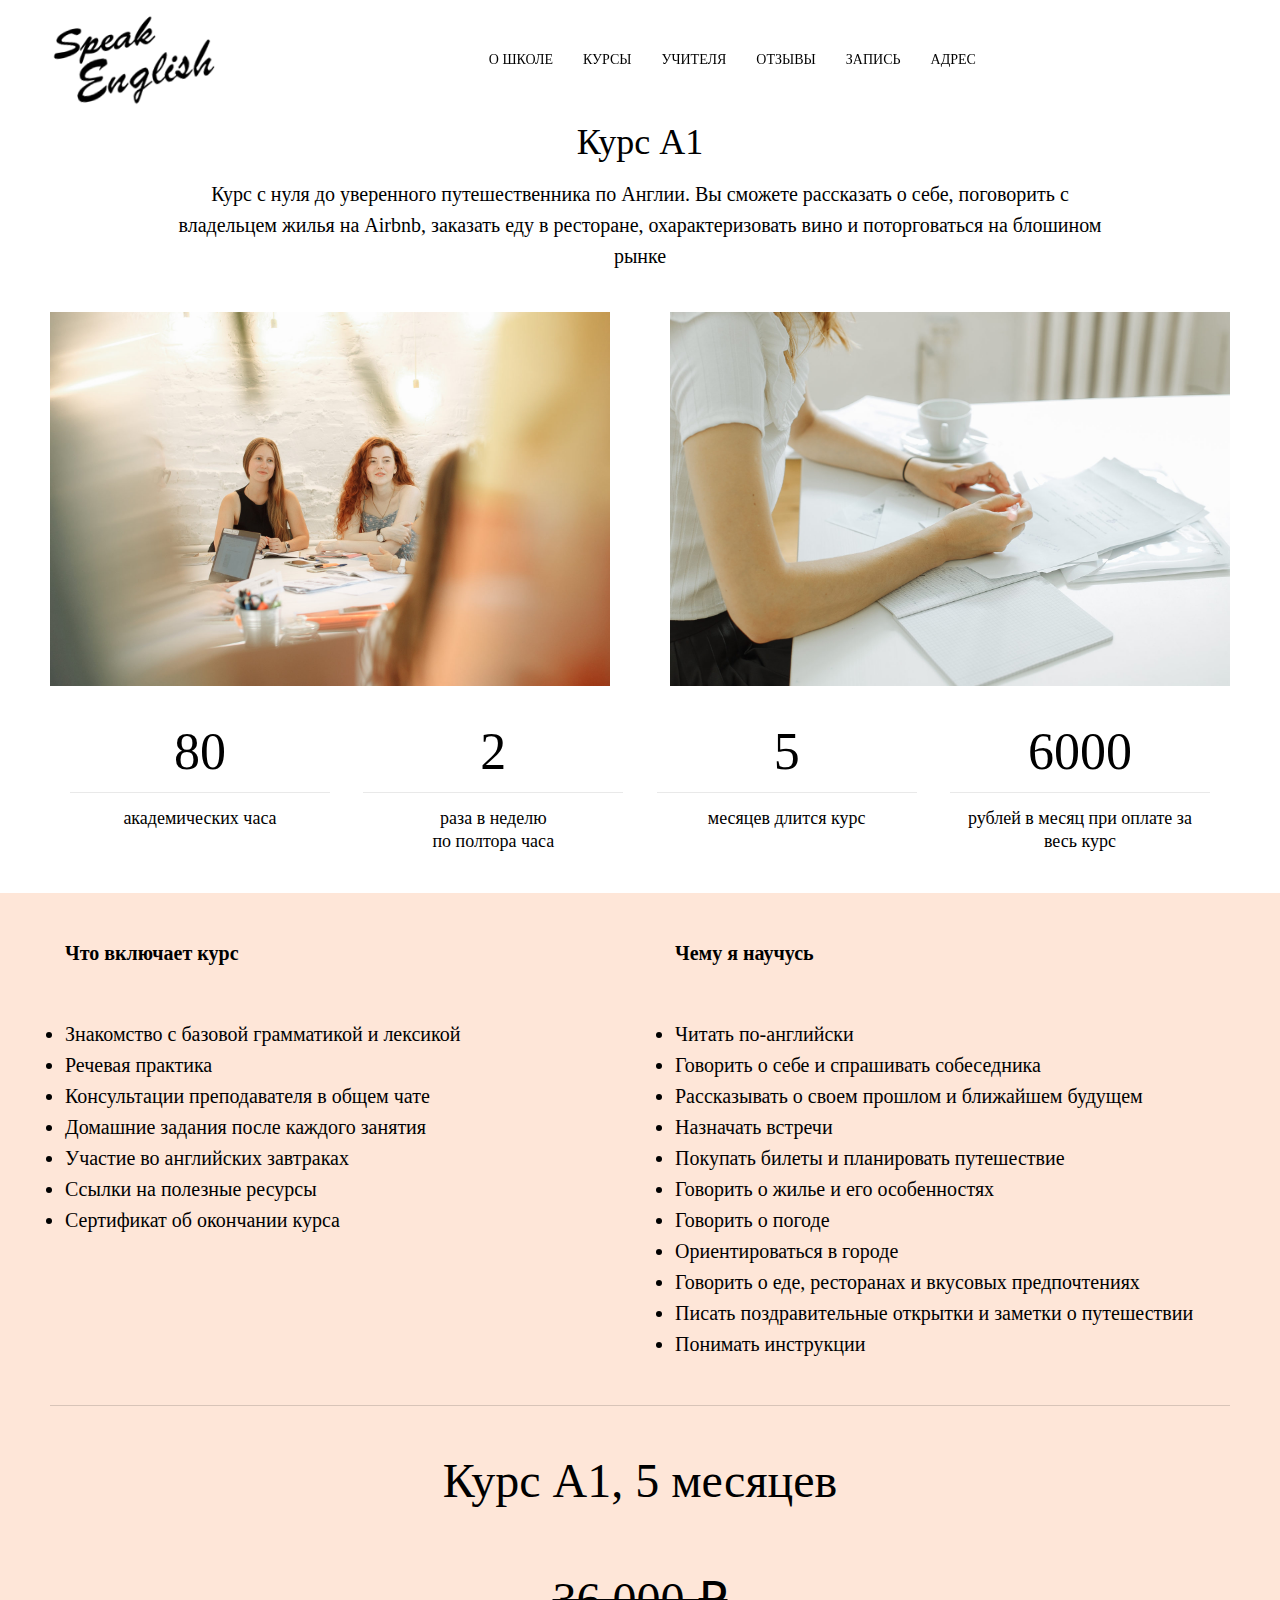
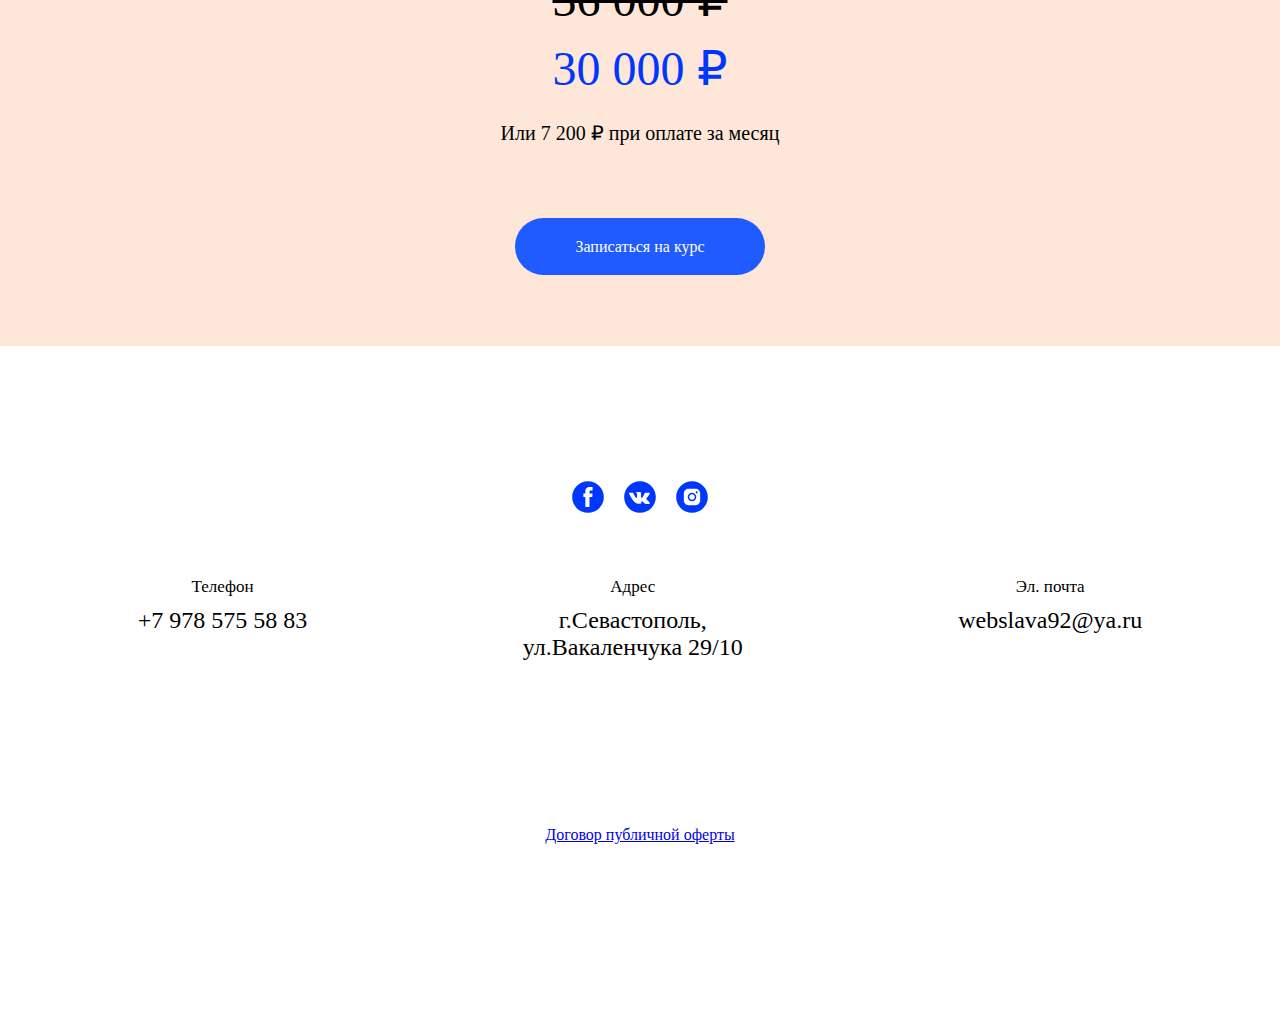
<file: course_a1.html>
<!DOCTYPE html>
<html lang="ru">

<head>
  <meta charset="UTF-8">
  <meta name="viewport" content="width=device-width, initial-scale=1.0">
  <title>Speak English - Курсы английского в центре Севастополя / Курс А1</title>
  <link href="css/jquery.mb.YTPlayer.min.css" media="all" rel="stylesheet" type="text/css">
  <link rel="stylesheet" href="css/slick.css">
  <link rel="stylesheet" href="css/style.css">
  <link rel="shortcut icon" href="favicon.ico" type="image/x-icon">
</head>

<body>

  <header class="header__course">
    <div class="header__top">
      <div class="container">
        <div class="header__top-inner">
          <a class="header__top-logo" href="index.html">
            <img class="logo__img" src="images/logo.png" alt="Логотип">
          </a>
          <button class="menu__btn">
            <span></span>
          </button>
          <div class="header__top-menu">
            <ul class="header__top-menu-items">
              <li class="header__top-menu-item">
                <a class="header__top-menu-link" href="index.html#about">О ШКОЛЕ</a>
              </li>
              <li class="header__top-menu-item">
                <a class="header__top-menu-link" href="index.html#price">КУРСЫ</a>
              </li>
              <li class="header__top-menu-item">
                <a class="header__top-menu-link" href="index.html#teachers">УЧИТЕЛЯ</a>
              </li>
              <li class="header__top-menu-item">
                <a class="header__top-menu-link" href="index.html#reviews">ОТЗЫВЫ</a>
              </li>
              <li class="header__top-menu-item">
                <a class="header__top-menu-link" href="index.html#connection">ЗАПИСЬ</a>
              </li>
              <li class="header__top-menu-item">
                <a class="header__top-menu-link" href="index.html#map">АДРЕС</a>
              </li>
            </ul>
          </div>
        </div>
      </div>
    </div>
  </header>

  <section class="course">
    <div class="container">
      <div class="course__inner">
        <h2 class="course__title">Курс А1</h2>
        <p class="course__text">
          Курс с нуля до уверенного путешественника по Англии. Вы сможете рассказать о себе, поговорить с владельцем жилья на Airbnb, заказать еду в ресторане, охарактеризовать вино и поторговаться на блошином рынке
        </p>
        <div class="course__image-box">
          <img class="course__img" src="images/courses/course_a1-1.jpg" alt="photo">
          <img class="course__img" src="images/courses/course_a1-2.jpg" alt="photo">
        </div>
        <div class="course__info">
          <div class="course__info-item">
            <div class="course__info-value">
              80
            </div>
            <div class="course__info-text">
              академических часа
            </div>
          </div>
          <div class="course__info-item">
            <div class="course__info-value">
              2
            </div>
            <div class="course__info-text">
              раза в неделю <br> по полтора часа
            </div>
          </div>
          <div class="course__info-item">
            <div class="course__info-value">
              5
            </div>
            <div class="course__info-text">
              месяцев длится курс
            </div>
          </div>
          <div class="course__info-item">
            <div class="course__info-value">
              6000
            </div>
            <div class="course__info-text">
              рублей в месяц при оплате за весь курс
            </div>
          </div>
        </div>
      </div>
    </div>
    <div class="course__skills-wrapper">
      <div class="container">
        <div class="course__skills-inner">
          <div class="course__skills">
            <h4 class="course__skills-title">
              Что включает курс
            </h4>
            <ul class="course__skills-list">
              <li class="course__skills-item">
                Знакомство с базовой грамматикой и лексикой
              </li>
              <li class="course__skills-item">
                Речевая практика
              </li>
              <li class="course__skills-item">
                Консультации преподавателя в общем чате
              </li>
              <li class="course__skills-item">
                Домашние задания после каждого занятия
              </li>
              <li class="course__skills-item">
                Участие во английских завтраках
              </li>
              <li class="course__skills-item">
                Ссылки на полезные ресурсы
              </li>
              <li class="course__skills-item">
                Сертификат об окончании курса
              </li>
            </ul>
          </div>
          <div class="course__skills">
            <h4 class="course__skills-title">
              Чему я научусь
            </h4>
            <ul class="course__skills-list">
              <li class="course__skills-item">
                Читать по-английски
              </li>
              <li class="course__skills-item">
                Говорить о себе и спрашивать собеседника
              </li>
              <li class="course__skills-item">
                Рассказывать о своем прошлом и ближайшем будущем
              </li>
              <li class="course__skills-item">
                Назначать встречи
              </li>
              <li class="course__skills-item">
                Покупать билеты и планировать путешествие
              </li>
              <li class="course__skills-item">
                Говорить о жилье и его особенностях
              </li>
              <li class="course__skills-item">
                Говорить о погоде
              </li>
              <li class="course__skills-item">
                Ориентироваться в городе
              </li>
              <li class="course__skills-item">
                Говорить о еде, ресторанах и вкусовых предпочтениях
              </li>
              <li class="course__skills-item">
                Писать поздравительные открытки и заметки о путешествии
              </li>
              <li class="course__skills-item">
                Понимать инструкции
              </li>
            </ul>
          </div>
        </div>
      </div>
    </div>
    <div class="course__registration">
      <div class="container">
        <div class="course__registration-inner">
          <h3 class="course__registration-title">
            Курс А1, 5 месяцев
          </h3>
          <p class="course__price-old">
            36 000 ₽
          </p>
          <p class="course__price-new">
            30 000 ₽
          </p>
          <p class="course__price-text">
            Или 7 200 ₽ при оплате за месяц
          </p>
          <a class="course__price-btn" href="index.html#connection">
            Записаться на курс
          </a>
        </div>
      </div>
    </div>
  </section>
  
  <footer class="footer">
    <div class="container">
      <div class="footer__inner">
        <div class="social__icons">
          <a href="https://www.facebook.com/slava.pustovit.1" class="social__link">
            <svg class="social__icon facebook" xmlns="http://www.w3.org/2000/svg"
              xmlns:xlink="http://www.w3.org/1999/xlink" x="0px" y="0px" width="32px" height="32px" viewBox="0 0 48 48"
              enable-background="new 0 0 48 48" xml:space="preserve">
              <path style="fill:#0037ff;"
                d="M47.761,24c0,13.121-10.638,23.76-23.758,23.76C10.877,47.76,0.239,37.121,0.239,24c0-13.124,10.638-23.76,23.764-23.76C37.123,0.24,47.761,10.876,47.761,24 M20.033,38.85H26.2V24.01h4.163l0.539-5.242H26.2v-3.083c0-1.156,0.769-1.427,1.308-1.427h3.318V9.168L26.258,9.15c-5.072,0-6.225,3.796-6.225,6.224v3.394H17.1v5.242h2.933V38.85z">
              </path>
            </svg>
          </a>
          <a href="https://vk.com/slavjanpustovit" class="social__link">
            <svg class="social__icon vk" xmlns="http://www.w3.org/2000/svg" xmlns:xlink="http://www.w3.org/1999/xlink"
              x="0px" y="0px" width="32px" height="32px" viewBox="0 0 48 48" enable-background="new 0 0 48 48"
              xml:space="preserve">
              <path style="fill:#0037ff;"
                d="M47.761,24c0,13.121-10.639,23.76-23.76,23.76C10.878,47.76,0.239,37.121,0.239,24c0-13.123,10.639-23.76,23.762-23.76C37.122,0.24,47.761,10.877,47.761,24 M35.259,28.999c-2.621-2.433-2.271-2.041,0.89-6.25c1.923-2.562,2.696-4.126,2.45-4.796c-0.227-0.639-1.64-0.469-1.64-0.469l-4.71,0.029c0,0-0.351-0.048-0.609,0.106c-0.249,0.151-0.414,0.505-0.414,0.505s-0.742,1.982-1.734,3.669c-2.094,3.559-2.935,3.747-3.277,3.524c-0.796-0.516-0.597-2.068-0.597-3.171c0-3.449,0.522-4.887-1.02-5.259c-0.511-0.124-0.887-0.205-2.195-0.219c-1.678-0.016-3.101,0.007-3.904,0.398c-0.536,0.263-0.949,0.847-0.697,0.88c0.31,0.041,1.016,0.192,1.388,0.699c0.484,0.656,0.464,2.131,0.464,2.131s0.282,4.056-0.646,4.561c-0.632,0.347-1.503-0.36-3.37-3.588c-0.958-1.652-1.68-3.481-1.68-3.481s-0.14-0.344-0.392-0.527c-0.299-0.222-0.722-0.298-0.722-0.298l-4.469,0.018c0,0-0.674-0.003-0.919,0.289c-0.219,0.259-0.018,0.752-0.018,0.752s3.499,8.104,7.573,12.23c3.638,3.784,7.764,3.36,7.764,3.36h1.867c0,0,0.566,0.113,0.854-0.189c0.265-0.288,0.256-0.646,0.256-0.646s-0.034-2.512,1.129-2.883c1.15-0.36,2.624,2.429,4.188,3.497c1.182,0.812,2.079,0.633,2.079,0.633l4.181-0.056c0,0,2.186-0.136,1.149-1.858C38.281,32.451,37.763,31.321,35.259,28.999">
              </path>
            </svg>
          </a>
          <a href="https://www.instagram.com/pustovit.slava" class="social__link">
            <svg class="social__icon instagram" xmlns="http://www.w3.org/2000/svg"
              xmlns:xlink="http://www.w3.org/1999/xlink" width="32px" height="32px" viewBox="0 0 30 30"
              xml:space="preserve">
              <path style="fill:#0037ff;"
                d="M15,11.014 C12.801,11.014 11.015,12.797 11.015,15 C11.015,17.202 12.802,18.987 15,18.987 C17.199,18.987 18.987,17.202 18.987,15 C18.987,12.797 17.199,11.014 15,11.014 L15,11.014 Z M15,17.606 C13.556,17.606 12.393,16.439 12.393,15 C12.393,13.561 13.556,12.394 15,12.394 C16.429,12.394 17.607,13.561 17.607,15 C17.607,16.439 16.444,17.606 15,17.606 L15,17.606 Z">
              </path>
              <path style="fill:#0037ff;"
                d="M19.385,9.556 C18.872,9.556 18.465,9.964 18.465,10.477 C18.465,10.989 18.872,11.396 19.385,11.396 C19.898,11.396 20.306,10.989 20.306,10.477 C20.306,9.964 19.897,9.556 19.385,9.556 L19.385,9.556 Z">
              </path>
              <path style="fill:#0037ff;"
                d="M15.002,0.15 C6.798,0.15 0.149,6.797 0.149,15 C0.149,23.201 6.798,29.85 15.002,29.85 C23.201,29.85 29.852,23.202 29.852,15 C29.852,6.797 23.201,0.15 15.002,0.15 L15.002,0.15 Z M22.666,18.265 C22.666,20.688 20.687,22.666 18.25,22.666 L11.75,22.666 C9.312,22.666 7.333,20.687 7.333,18.28 L7.333,11.734 C7.333,9.312 9.311,7.334 11.75,7.334 L18.25,7.334 C20.688,7.334 22.666,9.312 22.666,11.734 L22.666,18.265 L22.666,18.265 Z">
              </path>
            </svg>
          </a>
        </div>
        <div class="footer__items">
          <div class="footer__item">
            <p class="footer__info">Телефон</p>
            <a class="footer__link footer__link-telefon" href="tel:+79785755883">+7 978 575 58 83</a>
          </div>
          <div class="footer__item">
            <p class="footer__info">Адрес</p>
            <p class="footer__link footer__link-adress">г.Севастополь, ул.Вакаленчука 29/10</p>
          </div>
          <div class="footer__item">
            <p class="footer__info">Эл. почта</p>
            <a class="footer__link footer__link-email" href="mailto:webslava92@ya.ru">webslava92@ya.ru</a>
          </div>
        </div>
        <a href="#" class="offer">Договор публичной оферты</a>
      </div>
    </div>
  </footer>

  <script src="js/jquery-3.5.1.min.js"></script>
  <script src="http://ajax.googleapis.com/ajax/libs/jquery/3.0.0/jquery.min.js"></script>
  <script src="js/jquery.mb.YTPlayer.min.js"></script>
  <script src="js/slick.min.js"></script>
  <script>
    (function (d, w, c) {
      w.ChatraID = 'RkTviPMdrj6YeiRTZ';
      var s = d.createElement('script');
      w[c] = w[c] || function () {
        (w[c].q = w[c].q || []).push(arguments);
      };
      s.async = true;
      s.src = 'https://call.chatra.io/chatra.js';
      if (d.head) d.head.appendChild(s);
    })(document, window, 'Chatra');
  </script>
  <script src="js/main.js"></script>
  
  
</body>

</html>
</file>
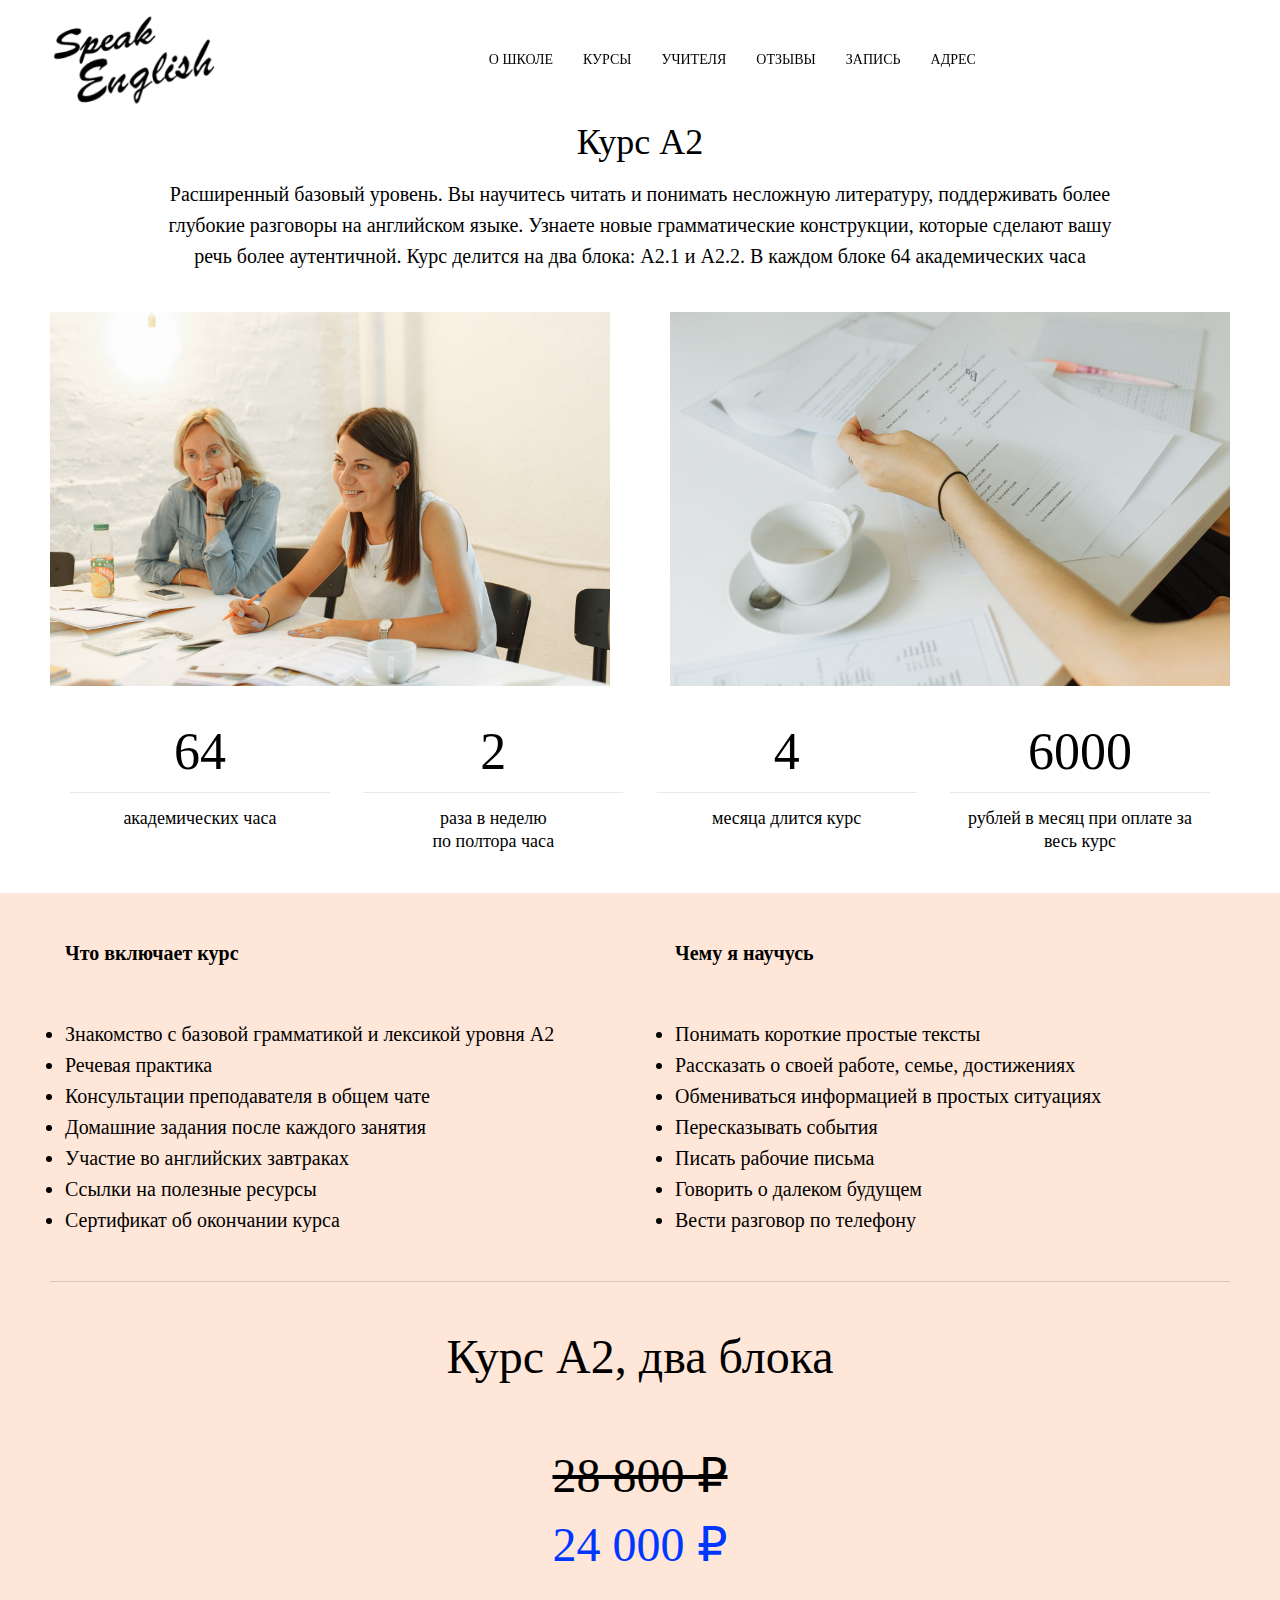
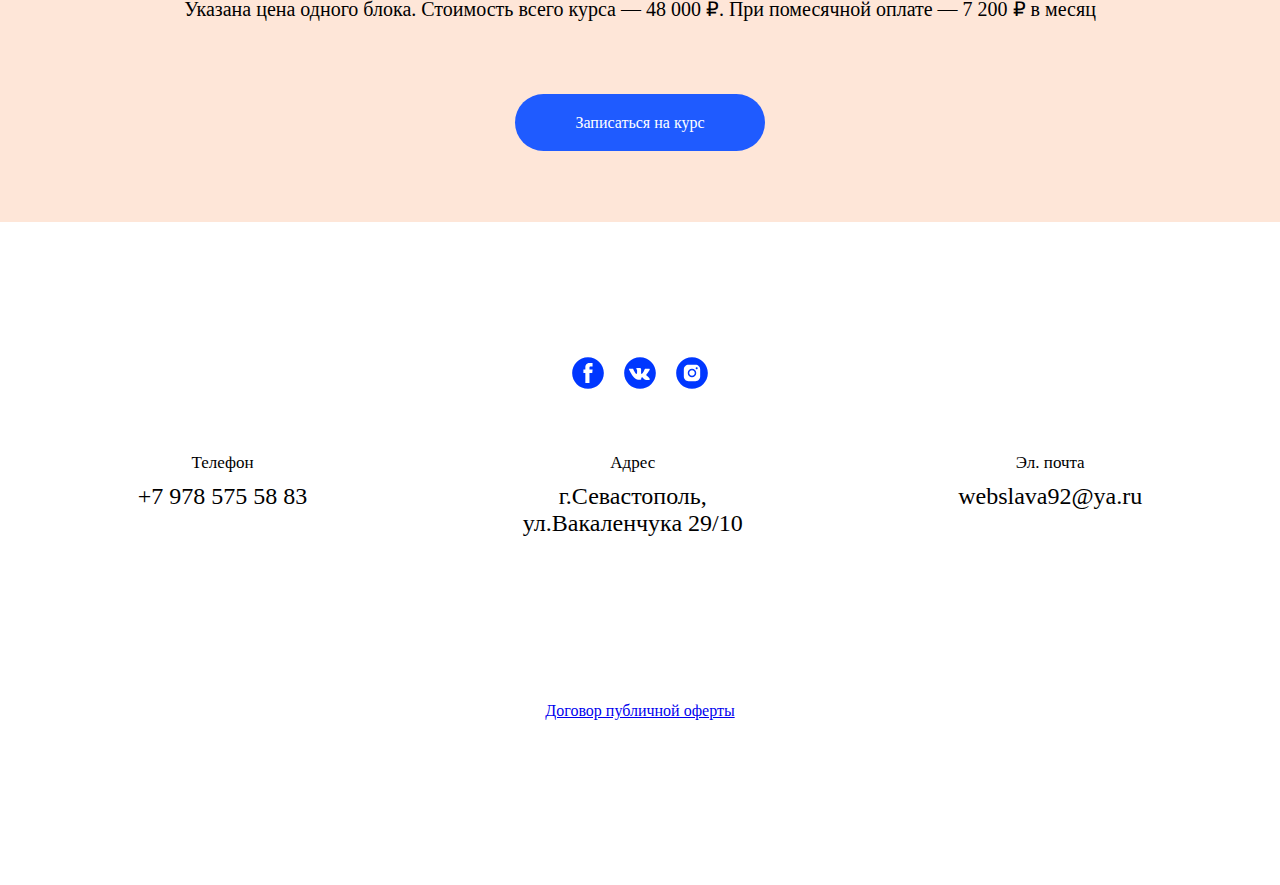
<file: course_a2.html>
<!DOCTYPE html>
<html lang="ru">

<head>
  <meta charset="UTF-8">
  <meta name="viewport" content="width=device-width, initial-scale=1.0">
  <title>Speak English - Курсы английского в центре Севастополя / Курс А2</title>
  <link href="css/jquery.mb.YTPlayer.min.css" media="all" rel="stylesheet" type="text/css">
  <link rel="stylesheet" href="css/slick.css">
  <link rel="stylesheet" href="css/style.css">
  <link rel="shortcut icon" href="favicon.ico" type="image/x-icon">
</head>

<body>

  <header class="header__course">
    <div class="header__top">
      <div class="container">
        <div class="header__top-inner">
          <a class="header__top-logo" href="index.html">
            <img class="logo__img" src="images/logo.png" alt="Логотип">
          </a>
          <button class="menu__btn">
            <span></span>
          </button>
          <div class="header__top-menu">
            <ul class="header__top-menu-items">
              <li class="header__top-menu-item">
                <a class="header__top-menu-link" href="index.html#about">О ШКОЛЕ</a>
              </li>
              <li class="header__top-menu-item">
                <a class="header__top-menu-link" href="index.html#price">КУРСЫ</a>
              </li>
              <li class="header__top-menu-item">
                <a class="header__top-menu-link" href="index.html#teachers">УЧИТЕЛЯ</a>
              </li>
              <li class="header__top-menu-item">
                <a class="header__top-menu-link" href="index.html#reviews">ОТЗЫВЫ</a>
              </li>
              <li class="header__top-menu-item">
                <a class="header__top-menu-link" href="index.html#connection">ЗАПИСЬ</a>
              </li>
              <li class="header__top-menu-item">
                <a class="header__top-menu-link" href="index.html#map">АДРЕС</a>
              </li>
            </ul>
          </div>
        </div>
      </div>
    </div>
  </header>

  <section class="course">
    <div class="container">
      <div class="course__inner">
        <h2 class="course__title">Курс А2</h2>
        <p class="course__text">
          Расширенный базовый уровень. Вы научитесь читать и понимать несложную литературу, поддерживать более глубокие разговоры на английском языке. Узнаете новые грамматические конструкции, которые сделают вашу речь более аутентичной. Курс делится на два блока: A2.1 и A2.2. В каждом блоке 64 академических часа
        </p>
        <div class="course__image-box">
          <img class="course__img" src="images/courses/course_a2-1.jpg" alt="photo">
          <div class="course__image-box">
            <img class="course__img" src="images/courses/course_a2-2.jpg" alt="photo">
          </div>
        </div>
        <div class="course__info">
          <div class="course__info-item">
            <div class="course__info-value">
              64
            </div>
            <div class="course__info-text">
              академических часа
            </div>
          </div>
          <div class="course__info-item">
            <div class="course__info-value">
              2
            </div>
            <div class="course__info-text">
              раза в неделю <br> по полтора часа
            </div>
          </div>
          <div class="course__info-item">
            <div class="course__info-value">
              4
            </div>
            <div class="course__info-text">
              месяца длится курс
            </div>
          </div>
          <div class="course__info-item">
            <div class="course__info-value">
              6000
            </div>
            <div class="course__info-text">
              рублей в месяц при оплате за весь курс
            </div>
          </div>
        </div>
      </div>
    </div>
    <div class="course__skills-wrapper">
      <div class="container">
        <div class="course__skills-inner">
          <div class="course__skills">
            <h4 class="course__skills-title">
              Что включает курс
            </h4>
            <ul class="course__skills-list">
              <li class="course__skills-item">
                Знакомство с базовой грамматикой и лексикой уровня А2
              </li>
              <li class="course__skills-item">
                Речевая практика
              </li>
              <li class="course__skills-item">
                Консультации преподавателя в общем чате
              </li>
              <li class="course__skills-item">
                Домашние задания после каждого занятия
              </li>
              <li class="course__skills-item">
                Участие во английских завтраках
              </li>
              <li class="course__skills-item">
                Ссылки на полезные ресурсы
              </li>
              <li class="course__skills-item">
                Сертификат об окончании курса
              </li>
            </ul>
          </div>
          <div class="course__skills">
            <h4 class="course__skills-title">
              Чему я научусь
            </h4>
            <ul class="course__skills-list">
              <li class="course__skills-item">
                Понимать короткие простые тексты
              </li>
              <li class="course__skills-item">
                Рассказать о своей работе, семье, достижениях
              </li>
              <li class="course__skills-item">
                Обмениваться информацией в простых ситуациях
              </li>
              <li class="course__skills-item">
                Пересказывать события
              </li>
              <li class="course__skills-item">
                Писать рабочие письма
              </li>
              <li class="course__skills-item">
                Говорить о далеком будущем
              </li>
              <li class="course__skills-item">
                Вести разговор по телефону
              </li>
            </ul>
          </div>
        </div>
      </div>
    </div>
    <div class="course__registration">
      <div class="container">
        <div class="course__registration-inner">
          <h3 class="course__registration-title">
            Курс А2, два блока
          </h3>
          <p class="course__price-old">
            28 800 ₽
          </p>
          <p class="course__price-new">
            24 000 ₽
          </p>
          <p class="course__price-text">
            Указана цена одного блока. Стоимость всего курса — 48 000 ₽.
            При помесячной оплате — 7 200 ₽ в месяц
          </p>
          <a class="course__price-btn" href="index.html#connection">
            Записаться на курс
          </a>
        </div>
      </div>
    </div>
  </section>
  
  <footer class="footer">
    <div class="container">
      <div class="footer__inner">
        <div class="social__icons">
          <a href="https://www.facebook.com/slava.pustovit.1" class="social__link">
            <svg class="social__icon facebook" xmlns="http://www.w3.org/2000/svg"
              xmlns:xlink="http://www.w3.org/1999/xlink" x="0px" y="0px" width="32px" height="32px" viewBox="0 0 48 48"
              enable-background="new 0 0 48 48" xml:space="preserve">
              <path style="fill:#0037ff;"
                d="M47.761,24c0,13.121-10.638,23.76-23.758,23.76C10.877,47.76,0.239,37.121,0.239,24c0-13.124,10.638-23.76,23.764-23.76C37.123,0.24,47.761,10.876,47.761,24 M20.033,38.85H26.2V24.01h4.163l0.539-5.242H26.2v-3.083c0-1.156,0.769-1.427,1.308-1.427h3.318V9.168L26.258,9.15c-5.072,0-6.225,3.796-6.225,6.224v3.394H17.1v5.242h2.933V38.85z">
              </path>
            </svg>
          </a>
          <a href="https://vk.com/slavjanpustovit" class="social__link">
            <svg class="social__icon vk" xmlns="http://www.w3.org/2000/svg" xmlns:xlink="http://www.w3.org/1999/xlink"
              x="0px" y="0px" width="32px" height="32px" viewBox="0 0 48 48" enable-background="new 0 0 48 48"
              xml:space="preserve">
              <path style="fill:#0037ff;"
                d="M47.761,24c0,13.121-10.639,23.76-23.76,23.76C10.878,47.76,0.239,37.121,0.239,24c0-13.123,10.639-23.76,23.762-23.76C37.122,0.24,47.761,10.877,47.761,24 M35.259,28.999c-2.621-2.433-2.271-2.041,0.89-6.25c1.923-2.562,2.696-4.126,2.45-4.796c-0.227-0.639-1.64-0.469-1.64-0.469l-4.71,0.029c0,0-0.351-0.048-0.609,0.106c-0.249,0.151-0.414,0.505-0.414,0.505s-0.742,1.982-1.734,3.669c-2.094,3.559-2.935,3.747-3.277,3.524c-0.796-0.516-0.597-2.068-0.597-3.171c0-3.449,0.522-4.887-1.02-5.259c-0.511-0.124-0.887-0.205-2.195-0.219c-1.678-0.016-3.101,0.007-3.904,0.398c-0.536,0.263-0.949,0.847-0.697,0.88c0.31,0.041,1.016,0.192,1.388,0.699c0.484,0.656,0.464,2.131,0.464,2.131s0.282,4.056-0.646,4.561c-0.632,0.347-1.503-0.36-3.37-3.588c-0.958-1.652-1.68-3.481-1.68-3.481s-0.14-0.344-0.392-0.527c-0.299-0.222-0.722-0.298-0.722-0.298l-4.469,0.018c0,0-0.674-0.003-0.919,0.289c-0.219,0.259-0.018,0.752-0.018,0.752s3.499,8.104,7.573,12.23c3.638,3.784,7.764,3.36,7.764,3.36h1.867c0,0,0.566,0.113,0.854-0.189c0.265-0.288,0.256-0.646,0.256-0.646s-0.034-2.512,1.129-2.883c1.15-0.36,2.624,2.429,4.188,3.497c1.182,0.812,2.079,0.633,2.079,0.633l4.181-0.056c0,0,2.186-0.136,1.149-1.858C38.281,32.451,37.763,31.321,35.259,28.999">
              </path>
            </svg>
          </a>
          <a href="https://www.instagram.com/pustovit.slava" class="social__link">
            <svg class="social__icon instagram" xmlns="http://www.w3.org/2000/svg"
              xmlns:xlink="http://www.w3.org/1999/xlink" width="32px" height="32px" viewBox="0 0 30 30"
              xml:space="preserve">
              <path style="fill:#0037ff;"
                d="M15,11.014 C12.801,11.014 11.015,12.797 11.015,15 C11.015,17.202 12.802,18.987 15,18.987 C17.199,18.987 18.987,17.202 18.987,15 C18.987,12.797 17.199,11.014 15,11.014 L15,11.014 Z M15,17.606 C13.556,17.606 12.393,16.439 12.393,15 C12.393,13.561 13.556,12.394 15,12.394 C16.429,12.394 17.607,13.561 17.607,15 C17.607,16.439 16.444,17.606 15,17.606 L15,17.606 Z">
              </path>
              <path style="fill:#0037ff;"
                d="M19.385,9.556 C18.872,9.556 18.465,9.964 18.465,10.477 C18.465,10.989 18.872,11.396 19.385,11.396 C19.898,11.396 20.306,10.989 20.306,10.477 C20.306,9.964 19.897,9.556 19.385,9.556 L19.385,9.556 Z">
              </path>
              <path style="fill:#0037ff;"
                d="M15.002,0.15 C6.798,0.15 0.149,6.797 0.149,15 C0.149,23.201 6.798,29.85 15.002,29.85 C23.201,29.85 29.852,23.202 29.852,15 C29.852,6.797 23.201,0.15 15.002,0.15 L15.002,0.15 Z M22.666,18.265 C22.666,20.688 20.687,22.666 18.25,22.666 L11.75,22.666 C9.312,22.666 7.333,20.687 7.333,18.28 L7.333,11.734 C7.333,9.312 9.311,7.334 11.75,7.334 L18.25,7.334 C20.688,7.334 22.666,9.312 22.666,11.734 L22.666,18.265 L22.666,18.265 Z">
              </path>
            </svg>
          </a>
        </div>
        <div class="footer__items">
          <div class="footer__item">
            <p class="footer__info">Телефон</p>
            <a class="footer__link footer__link-telefon" href="tel:+79785755883">+7 978 575 58 83</a>
          </div>
          <div class="footer__item">
            <p class="footer__info">Адрес</p>
            <p class="footer__link footer__link-adress">г.Севастополь, ул.Вакаленчука 29/10</p>
          </div>
          <div class="footer__item">
            <p class="footer__info">Эл. почта</p>
            <a class="footer__link footer__link-email" href="mailto:webslava92@ya.ru">webslava92@ya.ru</a>
          </div>
        </div>
        <a href="#" class="offer">Договор публичной оферты</a>
      </div>
    </div>
  </footer>

  <script src="js/jquery-3.5.1.min.js"></script>
  <script src="http://ajax.googleapis.com/ajax/libs/jquery/3.0.0/jquery.min.js"></script>
  <script src="js/jquery.mb.YTPlayer.min.js"></script>
  <script src="js/slick.min.js"></script>
  <script>
    (function (d, w, c) {
      w.ChatraID = 'RkTviPMdrj6YeiRTZ';
      var s = d.createElement('script');
      w[c] = w[c] || function () {
        (w[c].q = w[c].q || []).push(arguments);
      };
      s.async = true;
      s.src = 'https://call.chatra.io/chatra.js';
      if (d.head) d.head.appendChild(s);
    })(document, window, 'Chatra');
  </script>
  <script src="js/main.js"></script>
  
  
</body>

</html>
</file>
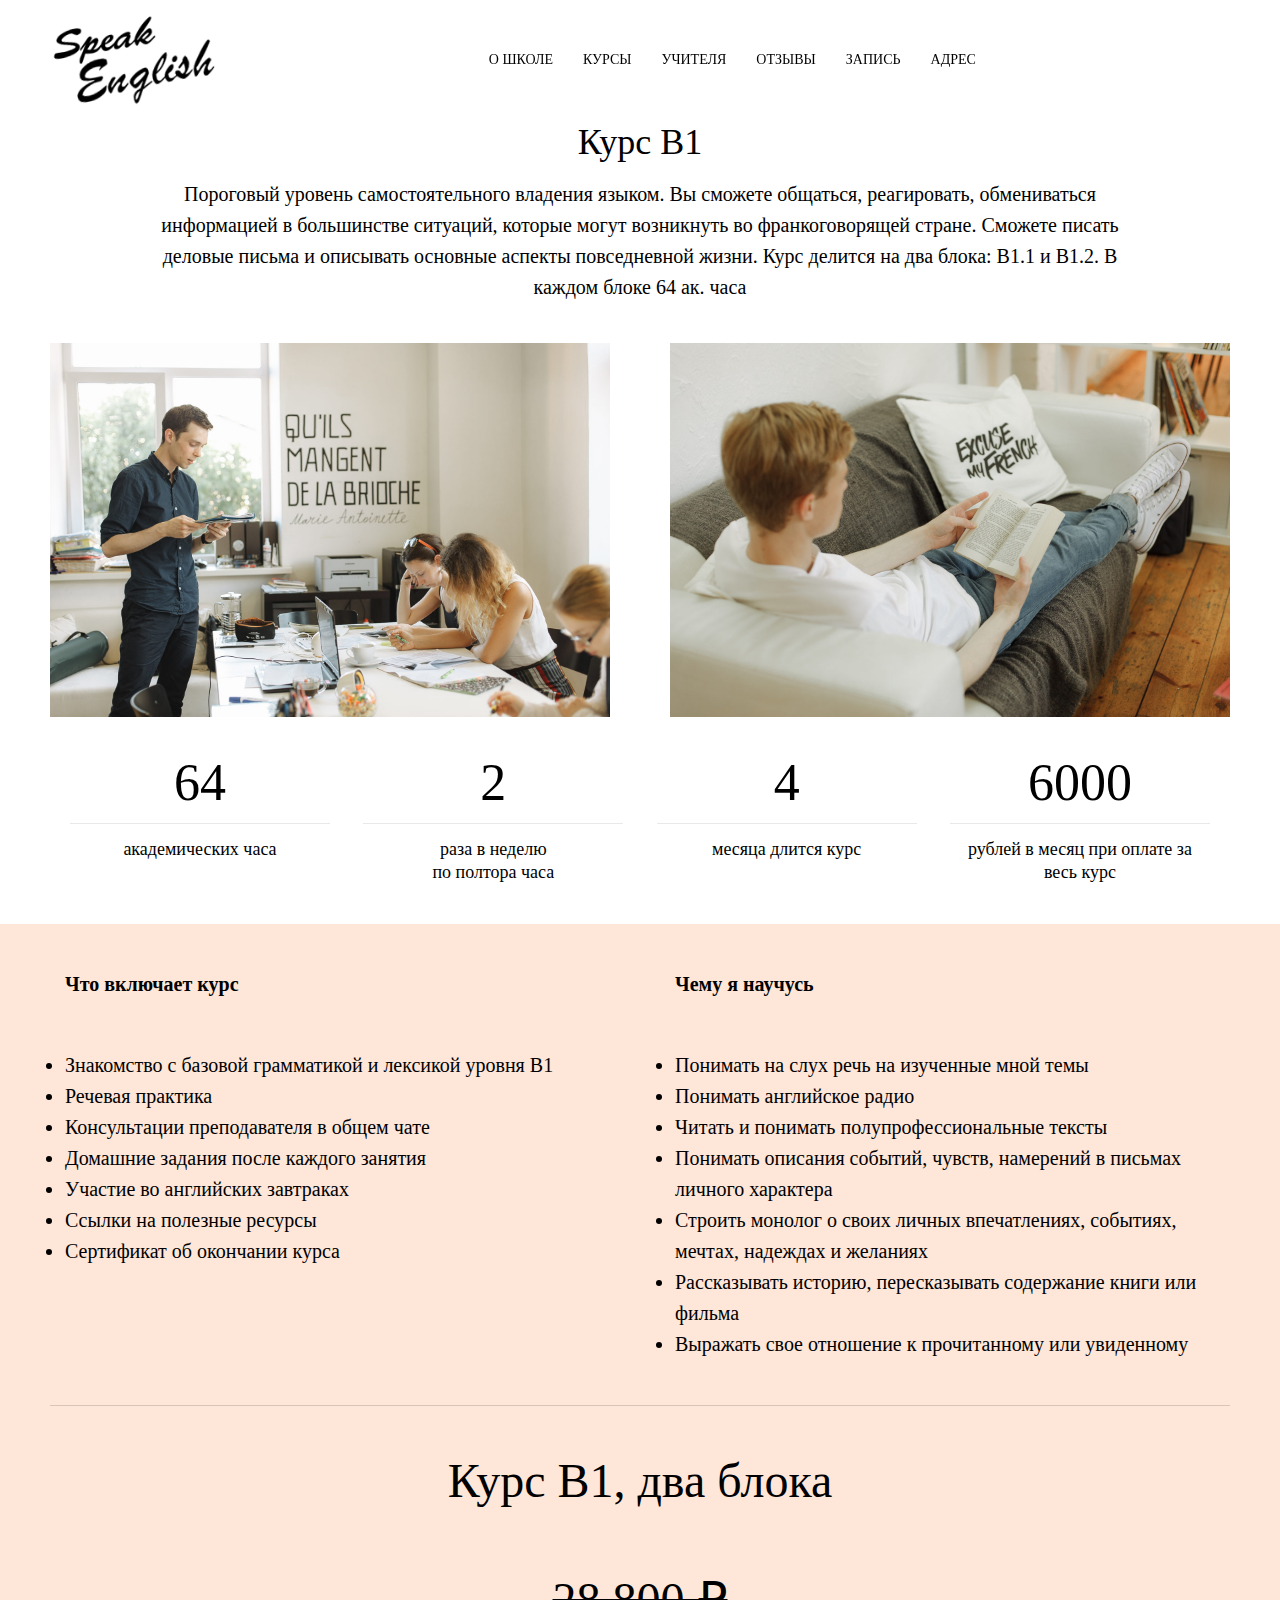
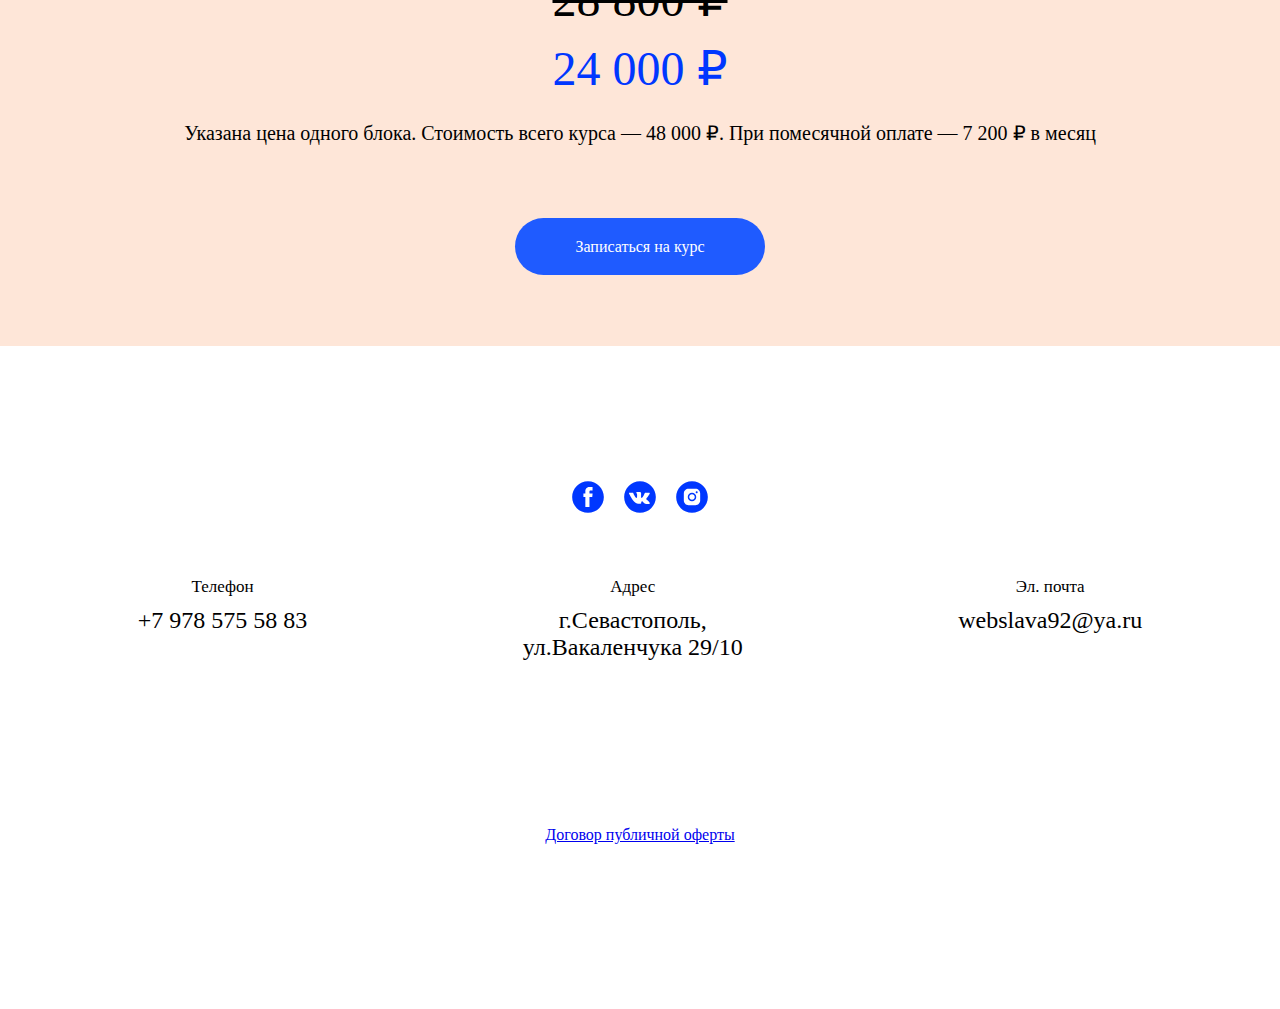
<file: course_b1.html>
<!DOCTYPE html>
<html lang="ru">

<head>
  <meta charset="UTF-8">
  <meta name="viewport" content="width=device-width, initial-scale=1.0">
  <title>Speak English - Курсы английского в центре Севастополя / Курс В1</title>
  <link href="css/jquery.mb.YTPlayer.min.css" media="all" rel="stylesheet" type="text/css">
  <link rel="stylesheet" href="css/slick.css">
  <link rel="stylesheet" href="css/style.css">
  <link rel="shortcut icon" href="favicon.ico" type="image/x-icon">
</head>

<body>

  <header class="header__course">
    <div class="header__top">
      <div class="container">
        <div class="header__top-inner">
          <a class="header__top-logo" href="index.html">
            <img class="logo__img" src="images/logo.png" alt="Логотип">
          </a>
          <button class="menu__btn">
            <span></span>
          </button>
          <div class="header__top-menu">
            <ul class="header__top-menu-items">
              <li class="header__top-menu-item">
                <a class="header__top-menu-link" href="index.html#about">О ШКОЛЕ</a>
              </li>
              <li class="header__top-menu-item">
                <a class="header__top-menu-link" href="index.html#price">КУРСЫ</a>
              </li>
              <li class="header__top-menu-item">
                <a class="header__top-menu-link" href="index.html#teachers">УЧИТЕЛЯ</a>
              </li>
              <li class="header__top-menu-item">
                <a class="header__top-menu-link" href="index.html#reviews">ОТЗЫВЫ</a>
              </li>
              <li class="header__top-menu-item">
                <a class="header__top-menu-link" href="index.html#connection">ЗАПИСЬ</a>
              </li>
              <li class="header__top-menu-item">
                <a class="header__top-menu-link" href="index.html#map">АДРЕС</a>
              </li>
            </ul>
          </div>
        </div>
      </div>
    </div>
  </header>

  <section class="course">
    <div class="container">
      <div class="course__inner">
        <h2 class="course__title">Курс В1</h2>
        <p class="course__text">
          Пороговый уровень самостоятельного владения языком. Вы сможете общаться, реагировать, обмениваться информацией в
          большинстве ситуаций, которые могут возникнуть во франкоговорящей стране.
          Сможете писать деловые письма и описывать основные аспекты повседневной жизни.
          Курс делится на два блока: В1.1 и В1.2. В каждом блоке 64 ак. часа
        </p>
        <div class="course__image-box">
          <img class="course__img" src="images/courses/course_b1-1.jpg" alt="photo">
          <div class="course__image-box">
            <img class="course__img" src="images/courses/course_b1-2.jpg" alt="photo">
          </div>
        </div>
        <div class="course__info">
          <div class="course__info-item">
            <div class="course__info-value">
              64
            </div>
            <div class="course__info-text">
              академических часа
            </div>
          </div>
          <div class="course__info-item">
            <div class="course__info-value">
              2
            </div>
            <div class="course__info-text">
              раза в неделю <br> по полтора часа
            </div>
          </div>
          <div class="course__info-item">
            <div class="course__info-value">
              4
            </div>
            <div class="course__info-text">
              месяца длится курс
            </div>
          </div>
          <div class="course__info-item">
            <div class="course__info-value">
              6000
            </div>
            <div class="course__info-text">
              рублей в месяц при оплате за весь курс
            </div>
          </div>
        </div>
      </div>
    </div>
    <div class="course__skills-wrapper">
      <div class="container">
        <div class="course__skills-inner">
          <div class="course__skills">
            <h4 class="course__skills-title">
              Что включает курс
            </h4>
            <ul class="course__skills-list">
              <li class="course__skills-item">
                Знакомство с базовой грамматикой и лексикой уровня В1
              </li>
              <li class="course__skills-item">
                Речевая практика
              </li>
              <li class="course__skills-item">
                Консультации преподавателя в общем чате
              </li>
              <li class="course__skills-item">
                Домашние задания после каждого занятия
              </li>
              <li class="course__skills-item">
                Участие во английских завтраках
              </li>
              <li class="course__skills-item">
                Ссылки на полезные ресурсы
              </li>
              <li class="course__skills-item">
                Сертификат об окончании курса
              </li>
            </ul>
          </div>
          <div class="course__skills">
            <h4 class="course__skills-title">
              Чему я научусь
            </h4>
            <ul class="course__skills-list">
              <li class="course__skills-item">
                Понимать на слух речь на изученные мной темы
              </li>
              <li class="course__skills-item">
                Понимать английское радио
              </li>
              <li class="course__skills-item">
                Читать и понимать полупрофессиональные тексты
              </li>
              <li class="course__skills-item">
                Понимать описания событий, чувств, намерений в письмах личного характера
              </li>
              <li class="course__skills-item">
                Строить монолог о своих личных впечатлениях, событиях, мечтах, надеждах и желаниях
              </li>
              <li class="course__skills-item">
                Рассказывать историю, пересказывать содержание книги или фильма
              </li>
              <li class="course__skills-item">
                Выражать свое отношение к прочитанному или увиденному
              </li>
            </ul>
          </div>
        </div>
      </div>
    </div>
    <div class="course__registration">
      <div class="container">
        <div class="course__registration-inner">
          <h3 class="course__registration-title">
            Курс В1, два блока
          </h3>
          <p class="course__price-old">
            28 800 ₽
          </p>
          <p class="course__price-new">
            24 000 ₽
          </p>
          <p class="course__price-text">
            Указана цена одного блока. Стоимость всего курса — 48 000 ₽.
            При помесячной оплате — 7 200 ₽ в месяц
          </p>
          <a class="course__price-btn" href="index.html#connection">
            Записаться на курс
          </a>
        </div>
      </div>
    </div>
  </section>
  
  <footer class="footer">
    <div class="container">
      <div class="footer__inner">
        <div class="social__icons">
          <a href="https://www.facebook.com/slava.pustovit.1" class="social__link">
            <svg class="social__icon facebook" xmlns="http://www.w3.org/2000/svg"
              xmlns:xlink="http://www.w3.org/1999/xlink" x="0px" y="0px" width="32px" height="32px" viewBox="0 0 48 48"
              enable-background="new 0 0 48 48" xml:space="preserve">
              <path style="fill:#0037ff;"
                d="M47.761,24c0,13.121-10.638,23.76-23.758,23.76C10.877,47.76,0.239,37.121,0.239,24c0-13.124,10.638-23.76,23.764-23.76C37.123,0.24,47.761,10.876,47.761,24 M20.033,38.85H26.2V24.01h4.163l0.539-5.242H26.2v-3.083c0-1.156,0.769-1.427,1.308-1.427h3.318V9.168L26.258,9.15c-5.072,0-6.225,3.796-6.225,6.224v3.394H17.1v5.242h2.933V38.85z">
              </path>
            </svg>
          </a>
          <a href="https://vk.com/slavjanpustovit" class="social__link">
            <svg class="social__icon vk" xmlns="http://www.w3.org/2000/svg" xmlns:xlink="http://www.w3.org/1999/xlink"
              x="0px" y="0px" width="32px" height="32px" viewBox="0 0 48 48" enable-background="new 0 0 48 48"
              xml:space="preserve">
              <path style="fill:#0037ff;"
                d="M47.761,24c0,13.121-10.639,23.76-23.76,23.76C10.878,47.76,0.239,37.121,0.239,24c0-13.123,10.639-23.76,23.762-23.76C37.122,0.24,47.761,10.877,47.761,24 M35.259,28.999c-2.621-2.433-2.271-2.041,0.89-6.25c1.923-2.562,2.696-4.126,2.45-4.796c-0.227-0.639-1.64-0.469-1.64-0.469l-4.71,0.029c0,0-0.351-0.048-0.609,0.106c-0.249,0.151-0.414,0.505-0.414,0.505s-0.742,1.982-1.734,3.669c-2.094,3.559-2.935,3.747-3.277,3.524c-0.796-0.516-0.597-2.068-0.597-3.171c0-3.449,0.522-4.887-1.02-5.259c-0.511-0.124-0.887-0.205-2.195-0.219c-1.678-0.016-3.101,0.007-3.904,0.398c-0.536,0.263-0.949,0.847-0.697,0.88c0.31,0.041,1.016,0.192,1.388,0.699c0.484,0.656,0.464,2.131,0.464,2.131s0.282,4.056-0.646,4.561c-0.632,0.347-1.503-0.36-3.37-3.588c-0.958-1.652-1.68-3.481-1.68-3.481s-0.14-0.344-0.392-0.527c-0.299-0.222-0.722-0.298-0.722-0.298l-4.469,0.018c0,0-0.674-0.003-0.919,0.289c-0.219,0.259-0.018,0.752-0.018,0.752s3.499,8.104,7.573,12.23c3.638,3.784,7.764,3.36,7.764,3.36h1.867c0,0,0.566,0.113,0.854-0.189c0.265-0.288,0.256-0.646,0.256-0.646s-0.034-2.512,1.129-2.883c1.15-0.36,2.624,2.429,4.188,3.497c1.182,0.812,2.079,0.633,2.079,0.633l4.181-0.056c0,0,2.186-0.136,1.149-1.858C38.281,32.451,37.763,31.321,35.259,28.999">
              </path>
            </svg>
          </a>
          <a href="https://www.instagram.com/pustovit.slava" class="social__link">
            <svg class="social__icon instagram" xmlns="http://www.w3.org/2000/svg"
              xmlns:xlink="http://www.w3.org/1999/xlink" width="32px" height="32px" viewBox="0 0 30 30"
              xml:space="preserve">
              <path style="fill:#0037ff;"
                d="M15,11.014 C12.801,11.014 11.015,12.797 11.015,15 C11.015,17.202 12.802,18.987 15,18.987 C17.199,18.987 18.987,17.202 18.987,15 C18.987,12.797 17.199,11.014 15,11.014 L15,11.014 Z M15,17.606 C13.556,17.606 12.393,16.439 12.393,15 C12.393,13.561 13.556,12.394 15,12.394 C16.429,12.394 17.607,13.561 17.607,15 C17.607,16.439 16.444,17.606 15,17.606 L15,17.606 Z">
              </path>
              <path style="fill:#0037ff;"
                d="M19.385,9.556 C18.872,9.556 18.465,9.964 18.465,10.477 C18.465,10.989 18.872,11.396 19.385,11.396 C19.898,11.396 20.306,10.989 20.306,10.477 C20.306,9.964 19.897,9.556 19.385,9.556 L19.385,9.556 Z">
              </path>
              <path style="fill:#0037ff;"
                d="M15.002,0.15 C6.798,0.15 0.149,6.797 0.149,15 C0.149,23.201 6.798,29.85 15.002,29.85 C23.201,29.85 29.852,23.202 29.852,15 C29.852,6.797 23.201,0.15 15.002,0.15 L15.002,0.15 Z M22.666,18.265 C22.666,20.688 20.687,22.666 18.25,22.666 L11.75,22.666 C9.312,22.666 7.333,20.687 7.333,18.28 L7.333,11.734 C7.333,9.312 9.311,7.334 11.75,7.334 L18.25,7.334 C20.688,7.334 22.666,9.312 22.666,11.734 L22.666,18.265 L22.666,18.265 Z">
              </path>
            </svg>
          </a>
        </div>
        <div class="footer__items">
          <div class="footer__item">
            <p class="footer__info">Телефон</p>
            <a class="footer__link footer__link-telefon" href="tel:+79785755883">+7 978 575 58 83</a>
          </div>
          <div class="footer__item">
            <p class="footer__info">Адрес</p>
            <p class="footer__link footer__link-adress">г.Севастополь, ул.Вакаленчука 29/10</p>
          </div>
          <div class="footer__item">
            <p class="footer__info">Эл. почта</p>
            <a class="footer__link footer__link-email" href="mailto:webslava92@ya.ru">webslava92@ya.ru</a>
          </div>
        </div>
        <a href="#" class="offer">Договор публичной оферты</a>
      </div>
    </div>
  </footer>

  <script src="js/jquery-3.5.1.min.js"></script>
  <script src="http://ajax.googleapis.com/ajax/libs/jquery/3.0.0/jquery.min.js"></script>
  <script src="js/jquery.mb.YTPlayer.min.js"></script>
  <script src="js/slick.min.js"></script>
  <script>
    (function (d, w, c) {
      w.ChatraID = 'RkTviPMdrj6YeiRTZ';
      var s = d.createElement('script');
      w[c] = w[c] || function () {
        (w[c].q = w[c].q || []).push(arguments);
      };
      s.async = true;
      s.src = 'https://call.chatra.io/chatra.js';
      if (d.head) d.head.appendChild(s);
    })(document, window, 'Chatra');
  </script>
  <script src="js/main.js"></script>
  
  
</body>

</html>
</file>
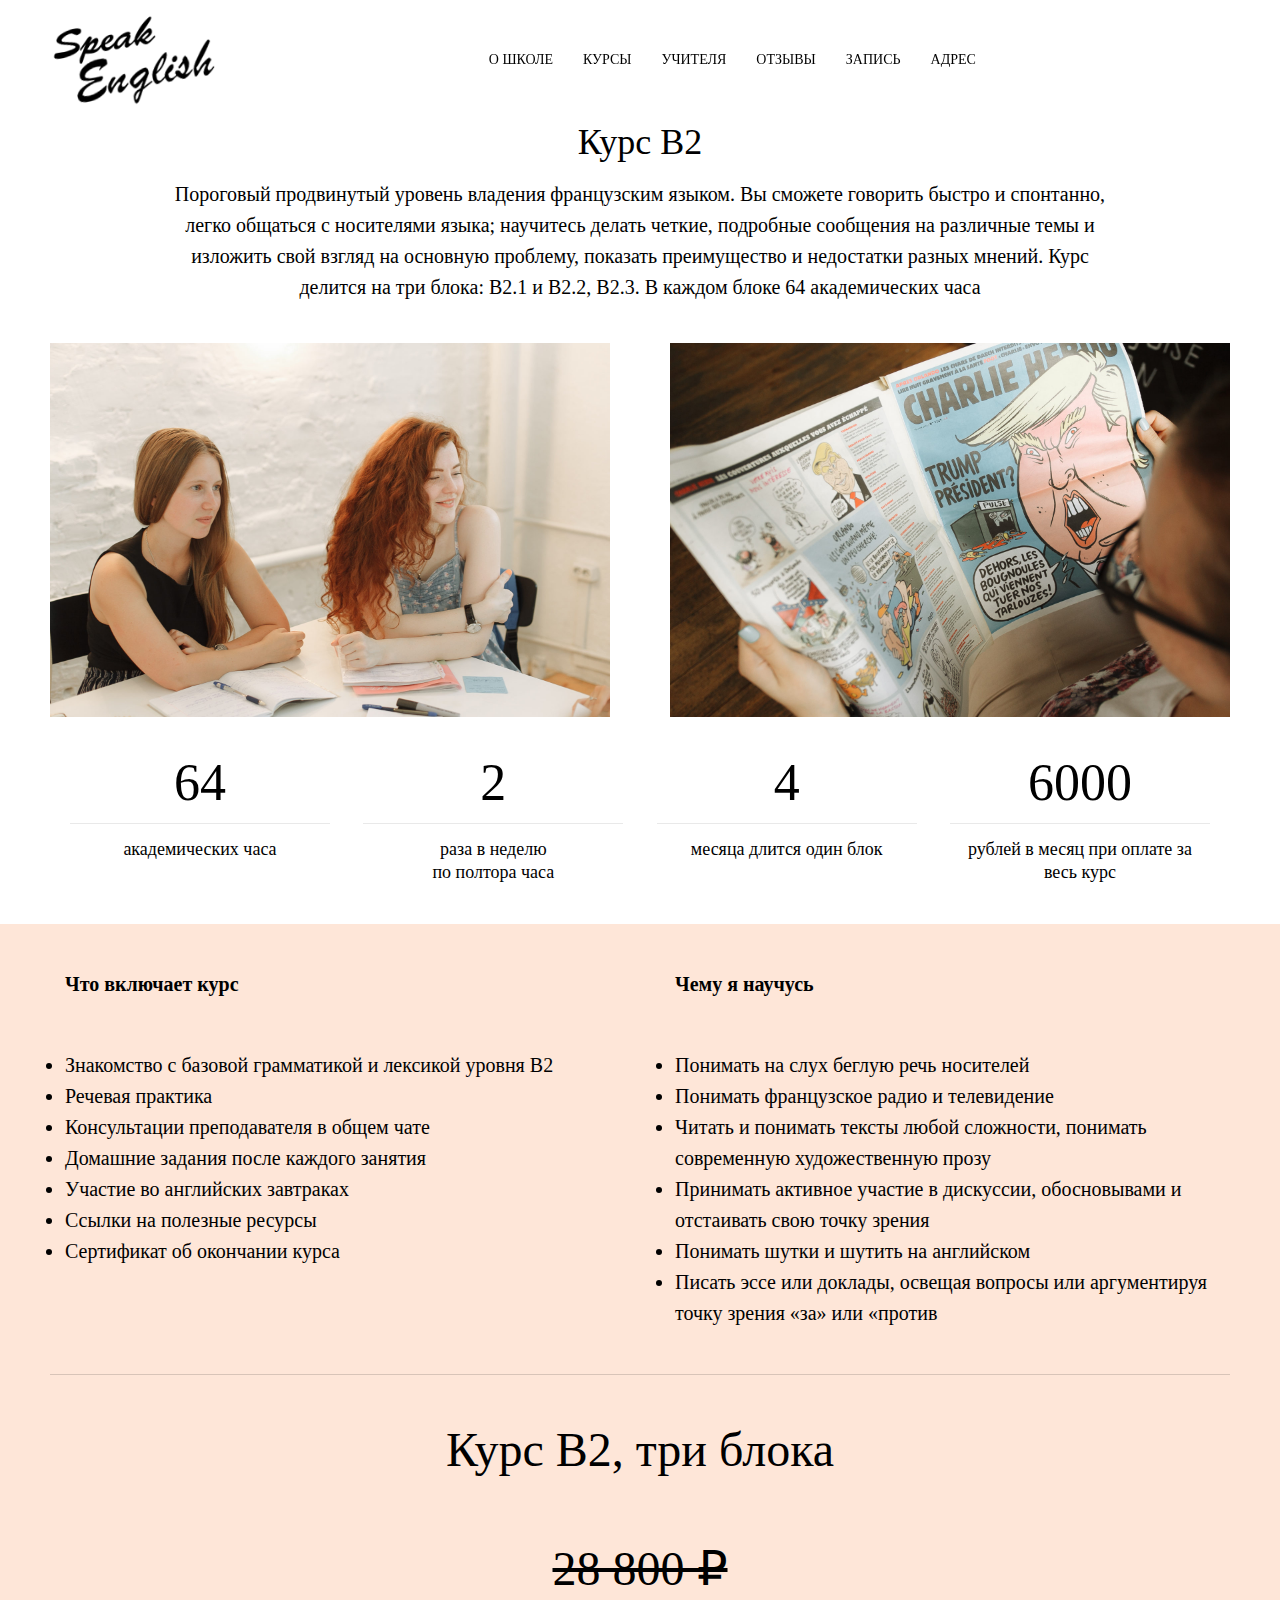
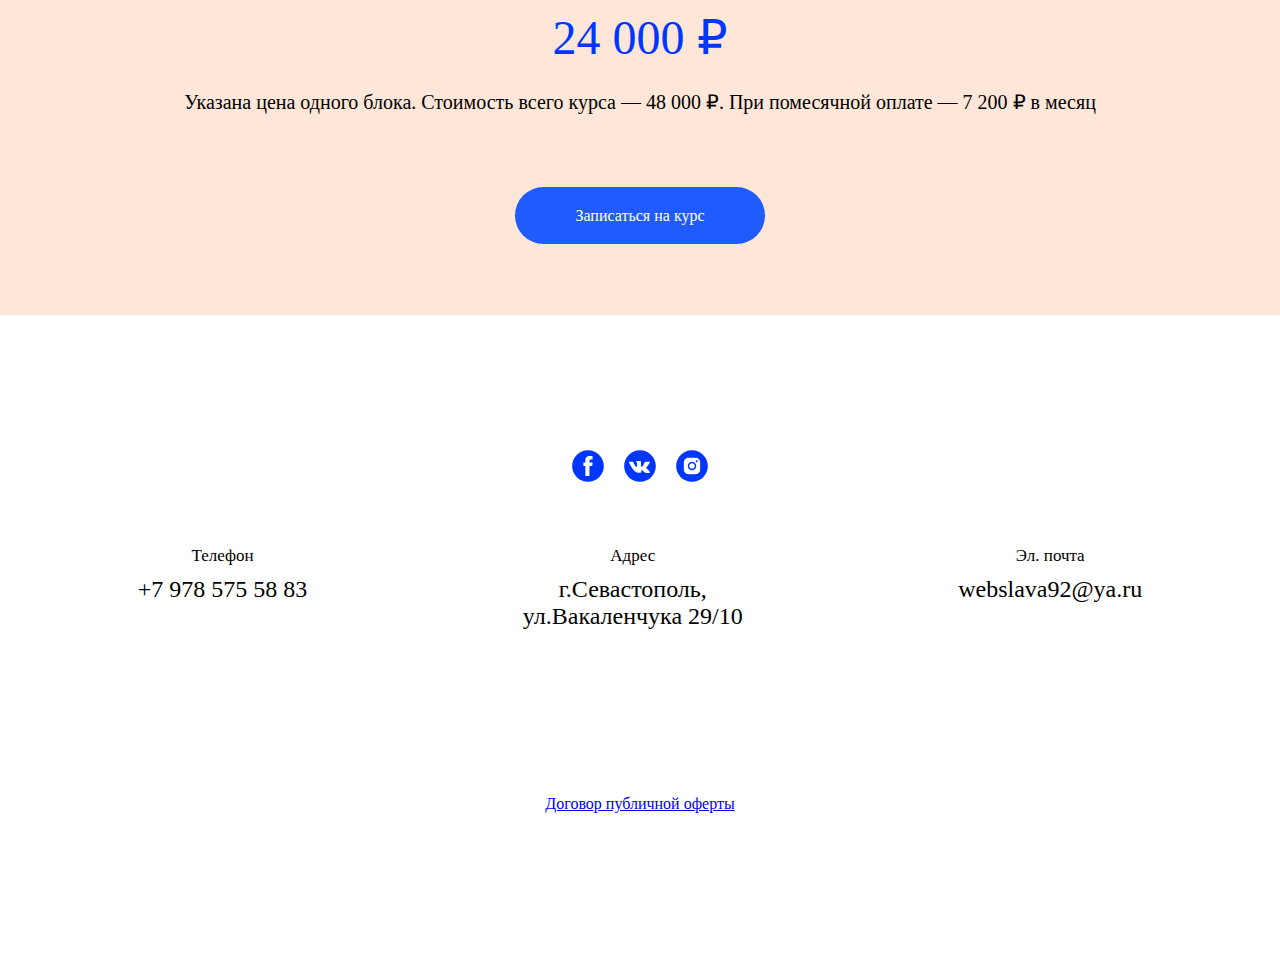
<file: course_b2.html>
<!DOCTYPE html>
<html lang="ru">

<head>
  <meta charset="UTF-8">
  <meta name="viewport" content="width=device-width, initial-scale=1.0">
  <title>Speak English - Курсы английского в центре Севастополя / Курс В2</title>
  <link href="css/jquery.mb.YTPlayer.min.css" media="all" rel="stylesheet" type="text/css">
  <link rel="stylesheet" href="css/slick.css">
  <link rel="stylesheet" href="css/style.css">
  <link rel="shortcut icon" href="favicon.ico" type="image/x-icon">
</head>

<body>

  <header class="header__course">
    <div class="header__top">
      <div class="container">
        <div class="header__top-inner">
          <a class="header__top-logo" href="index.html">
            <img class="logo__img" src="images/logo.png" alt="Логотип">
          </a>
          <button class="menu__btn">
            <span></span>
          </button>
          <div class="header__top-menu">
            <ul class="header__top-menu-items">
              <li class="header__top-menu-item">
                <a class="header__top-menu-link" href="index.html#about">О ШКОЛЕ</a>
              </li>
              <li class="header__top-menu-item">
                <a class="header__top-menu-link" href="index.html#price">КУРСЫ</a>
              </li>
              <li class="header__top-menu-item">
                <a class="header__top-menu-link" href="index.html#teachers">УЧИТЕЛЯ</a>
              </li>
              <li class="header__top-menu-item">
                <a class="header__top-menu-link" href="index.html#reviews">ОТЗЫВЫ</a>
              </li>
              <li class="header__top-menu-item">
                <a class="header__top-menu-link" href="index.html#connection">ЗАПИСЬ</a>
              </li>
              <li class="header__top-menu-item">
                <a class="header__top-menu-link" href="index.html#map">АДРЕС</a>
              </li>
            </ul>
          </div>
        </div>
      </div>
    </div>
  </header>

  <section class="course">
    <div class="container">
      <div class="course__inner">
        <h2 class="course__title">Курс В2</h2>
        <p class="course__text">
          Пороговый продвинутый уровень владения французским языком. Вы сможете говорить быстро и спонтанно,
          легко общаться с носителями языка; научитесь делать четкие, подробные сообщения на различные темы и изложить свой взгляд
          на основную проблему, показать преимущество и недостатки разных мнений.
          Курс делится на три блока: В2.1 и В2.2, В2.3. В каждом блоке 64 академических часа
        </p>
        <div class="course__image-box">
          <img class="course__img" src="images/courses/course_b2-1.jpg" alt="photo">
          <div class="course__image-box">
            <img class="course__img" src="images/courses/course_b2-2.jpg" alt="photo">
          </div>
        </div>
        <div class="course__info">
          <div class="course__info-item">
            <div class="course__info-value">
              64
            </div>
            <div class="course__info-text">
              академических часа
            </div>
          </div>
          <div class="course__info-item">
            <div class="course__info-value">
              2
            </div>
            <div class="course__info-text">
              раза в неделю <br> по полтора часа
            </div>
          </div>
          <div class="course__info-item">
            <div class="course__info-value">
              4
            </div>
            <div class="course__info-text">
              месяца длится один блок
            </div>
          </div>
          <div class="course__info-item">
            <div class="course__info-value">
              6000
            </div>
            <div class="course__info-text">
              рублей в месяц при оплате за весь курс
            </div>
          </div>
        </div>
      </div>
    </div>
    <div class="course__skills-wrapper">
      <div class="container">
        <div class="course__skills-inner">
          <div class="course__skills">
            <h4 class="course__skills-title">
              Что включает курс
            </h4>
            <ul class="course__skills-list">
              <li class="course__skills-item">
                Знакомство с базовой грамматикой и лексикой уровня В2
              </li>
              <li class="course__skills-item">
                Речевая практика
              </li>
              <li class="course__skills-item">
                Консультации преподавателя в общем чате
              </li>
              <li class="course__skills-item">
                Домашние задания после каждого занятия
              </li>
              <li class="course__skills-item">
                Участие во английских завтраках
              </li>
              <li class="course__skills-item">
                Ссылки на полезные ресурсы
              </li>
              <li class="course__skills-item">
                Сертификат об окончании курса
              </li>
            </ul>
          </div>
          <div class="course__skills">
            <h4 class="course__skills-title">
              Чему я научусь
            </h4>
            <ul class="course__skills-list">
              <li class="course__skills-item">
                Понимать на слух беглую речь носителей
              </li>
              <li class="course__skills-item">
                Понимать французское радио и телевидение
              </li>
              <li class="course__skills-item">
                Читать и понимать тексты любой сложности, понимать современную художественную прозу
              </li>
              <li class="course__skills-item">
                Принимать активное участие в дискуссии, обосновывами и отстаивать свою точку зрения
              </li>
              <li class="course__skills-item">
                Понимать шутки и шутить на английском
              </li>
              <li class="course__skills-item">
                Писать эссе или доклады, освещая вопросы или аргументируя точку зрения «за» или «против
              </li>
            </ul>
          </div>
        </div>
      </div>
    </div>
    <div class="course__registration">
      <div class="container">
        <div class="course__registration-inner">
          <h3 class="course__registration-title">
            Курс В2, три блока
          </h3>
          <p class="course__price-old">
            28 800 ₽
          </p>
          <p class="course__price-new">
            24 000 ₽
          </p>
          <p class="course__price-text">
            Указана цена одного блока. Стоимость всего курса — 48 000 ₽.
            При помесячной оплате — 7 200 ₽ в месяц
          </p>
          <a class="course__price-btn" href="index.html#connection">
            Записаться на курс
          </a>
        </div>
      </div>
    </div>
  </section>
  
  <footer class="footer">
    <div class="container">
      <div class="footer__inner">
        <div class="social__icons">
          <a href="https://www.facebook.com/slava.pustovit.1" class="social__link">
            <svg class="social__icon facebook" xmlns="http://www.w3.org/2000/svg"
              xmlns:xlink="http://www.w3.org/1999/xlink" x="0px" y="0px" width="32px" height="32px" viewBox="0 0 48 48"
              enable-background="new 0 0 48 48" xml:space="preserve">
              <path style="fill:#0037ff;"
                d="M47.761,24c0,13.121-10.638,23.76-23.758,23.76C10.877,47.76,0.239,37.121,0.239,24c0-13.124,10.638-23.76,23.764-23.76C37.123,0.24,47.761,10.876,47.761,24 M20.033,38.85H26.2V24.01h4.163l0.539-5.242H26.2v-3.083c0-1.156,0.769-1.427,1.308-1.427h3.318V9.168L26.258,9.15c-5.072,0-6.225,3.796-6.225,6.224v3.394H17.1v5.242h2.933V38.85z">
              </path>
            </svg>
          </a>
          <a href="https://vk.com/slavjanpustovit" class="social__link">
            <svg class="social__icon vk" xmlns="http://www.w3.org/2000/svg" xmlns:xlink="http://www.w3.org/1999/xlink"
              x="0px" y="0px" width="32px" height="32px" viewBox="0 0 48 48" enable-background="new 0 0 48 48"
              xml:space="preserve">
              <path style="fill:#0037ff;"
                d="M47.761,24c0,13.121-10.639,23.76-23.76,23.76C10.878,47.76,0.239,37.121,0.239,24c0-13.123,10.639-23.76,23.762-23.76C37.122,0.24,47.761,10.877,47.761,24 M35.259,28.999c-2.621-2.433-2.271-2.041,0.89-6.25c1.923-2.562,2.696-4.126,2.45-4.796c-0.227-0.639-1.64-0.469-1.64-0.469l-4.71,0.029c0,0-0.351-0.048-0.609,0.106c-0.249,0.151-0.414,0.505-0.414,0.505s-0.742,1.982-1.734,3.669c-2.094,3.559-2.935,3.747-3.277,3.524c-0.796-0.516-0.597-2.068-0.597-3.171c0-3.449,0.522-4.887-1.02-5.259c-0.511-0.124-0.887-0.205-2.195-0.219c-1.678-0.016-3.101,0.007-3.904,0.398c-0.536,0.263-0.949,0.847-0.697,0.88c0.31,0.041,1.016,0.192,1.388,0.699c0.484,0.656,0.464,2.131,0.464,2.131s0.282,4.056-0.646,4.561c-0.632,0.347-1.503-0.36-3.37-3.588c-0.958-1.652-1.68-3.481-1.68-3.481s-0.14-0.344-0.392-0.527c-0.299-0.222-0.722-0.298-0.722-0.298l-4.469,0.018c0,0-0.674-0.003-0.919,0.289c-0.219,0.259-0.018,0.752-0.018,0.752s3.499,8.104,7.573,12.23c3.638,3.784,7.764,3.36,7.764,3.36h1.867c0,0,0.566,0.113,0.854-0.189c0.265-0.288,0.256-0.646,0.256-0.646s-0.034-2.512,1.129-2.883c1.15-0.36,2.624,2.429,4.188,3.497c1.182,0.812,2.079,0.633,2.079,0.633l4.181-0.056c0,0,2.186-0.136,1.149-1.858C38.281,32.451,37.763,31.321,35.259,28.999">
              </path>
            </svg>
          </a>
          <a href="https://www.instagram.com/pustovit.slava" class="social__link">
            <svg class="social__icon instagram" xmlns="http://www.w3.org/2000/svg"
              xmlns:xlink="http://www.w3.org/1999/xlink" width="32px" height="32px" viewBox="0 0 30 30"
              xml:space="preserve">
              <path style="fill:#0037ff;"
                d="M15,11.014 C12.801,11.014 11.015,12.797 11.015,15 C11.015,17.202 12.802,18.987 15,18.987 C17.199,18.987 18.987,17.202 18.987,15 C18.987,12.797 17.199,11.014 15,11.014 L15,11.014 Z M15,17.606 C13.556,17.606 12.393,16.439 12.393,15 C12.393,13.561 13.556,12.394 15,12.394 C16.429,12.394 17.607,13.561 17.607,15 C17.607,16.439 16.444,17.606 15,17.606 L15,17.606 Z">
              </path>
              <path style="fill:#0037ff;"
                d="M19.385,9.556 C18.872,9.556 18.465,9.964 18.465,10.477 C18.465,10.989 18.872,11.396 19.385,11.396 C19.898,11.396 20.306,10.989 20.306,10.477 C20.306,9.964 19.897,9.556 19.385,9.556 L19.385,9.556 Z">
              </path>
              <path style="fill:#0037ff;"
                d="M15.002,0.15 C6.798,0.15 0.149,6.797 0.149,15 C0.149,23.201 6.798,29.85 15.002,29.85 C23.201,29.85 29.852,23.202 29.852,15 C29.852,6.797 23.201,0.15 15.002,0.15 L15.002,0.15 Z M22.666,18.265 C22.666,20.688 20.687,22.666 18.25,22.666 L11.75,22.666 C9.312,22.666 7.333,20.687 7.333,18.28 L7.333,11.734 C7.333,9.312 9.311,7.334 11.75,7.334 L18.25,7.334 C20.688,7.334 22.666,9.312 22.666,11.734 L22.666,18.265 L22.666,18.265 Z">
              </path>
            </svg>
          </a>
        </div>
        <div class="footer__items">
          <div class="footer__item">
            <p class="footer__info">Телефон</p>
            <a class="footer__link footer__link-telefon" href="tel:+79785755883">+7 978 575 58 83</a>
          </div>
          <div class="footer__item">
            <p class="footer__info">Адрес</p>
            <p class="footer__link footer__link-adress">г.Севастополь, ул.Вакаленчука 29/10</p>
          </div>
          <div class="footer__item">
            <p class="footer__info">Эл. почта</p>
            <a class="footer__link footer__link-email" href="mailto:webslava92@ya.ru">webslava92@ya.ru</a>
          </div>
        </div>
        <a href="#" class="offer">Договор публичной оферты</a>
      </div>
    </div>
  </footer>

  <script src="js/jquery-3.5.1.min.js"></script>
  <script src="http://ajax.googleapis.com/ajax/libs/jquery/3.0.0/jquery.min.js"></script>
  <script src="js/jquery.mb.YTPlayer.min.js"></script>
  <script src="js/slick.min.js"></script>
  <script>
    (function (d, w, c) {
      w.ChatraID = 'RkTviPMdrj6YeiRTZ';
      var s = d.createElement('script');
      w[c] = w[c] || function () {
        (w[c].q = w[c].q || []).push(arguments);
      };
      s.async = true;
      s.src = 'https://call.chatra.io/chatra.js';
      if (d.head) d.head.appendChild(s);
    })(document, window, 'Chatra');
  </script>
  <script src="js/main.js"></script>
  
  
</body>

</html>
</file>
<file: css/style.css>
html{
  box-sizing: border-box;
}

*,
*::after,
*::before{
  box-sizing: inherit;
}

ul[class],
ol[class] {
  padding: 0;
}

body,
h1,
h2,
h3,
h4,
h5,
h6,
p,
ul[class],
ol[class],
li,
figure,
figcaption,
blockquote,
dl,
dd {
  margin: 0;
}

ul[class] {
  list-style: none;
}

img {
  max-width: 100%;
  display: block;
}

input,
button,
textarea,
select {
  font: inherit;
}

body{
  min-height: 100vh;
  font-weight: 500;
  font-family: 'roboto';
}

.container{
  max-width: 1200px;
  padding: 0 10px;
  margin: 0 auto;
}

.header{
  margin: 0;
  padding: 0;
  min-height: 100vh;
}

.header__top{
  position: fixed;
  top: 0;
  left: 0;
  right: 0;
  z-index: 9999;
  margin: 0 auto;
  transition: all 1.5s;
}

.header__top-inner{
  display: flex;
  align-items: center;
  height: 120px;
}

.logo__img{
  width: 200px;
  cursor: pointer;
}

.menu__btn{
  visibility: hidden;
  transition: all .3s;
  z-index: 999;
}

.header__top-menu{
  display: flex;
  justify-content: center;
  width: 100%;
}

.header__top-menu-items{
  display: flex;
  align-items: center;
  margin: 0 auto;
  color: #000000;
  font-size: 14px;
  text-transform: uppercase;
}

.header__top-menu-item + .header__top-menu-item{
  margin-left: 15px;
}

.header__top-menu-item{
  margin-right: 15px;
}

.header__top-menu-item:last-child{
  margin-right: 0;
}

.header__top-menu-link{
  text-decoration: none;
  color: #000;
  transition: all .3s;
  cursor: pointer;
}

.header__top-menu-link--active{
  color: #0037ff;
}

.header__content{
  align-items: center;
}

.header__content-inner{
  max-width: 520px;
  align-items: center;
  margin: 0 auto;
  margin-top: 100px;
  z-index: 1;
}

.header__content-title{
  display: flex;
  justify-content: center;
  font-size: 82px;
  line-height: 70px;
  color: #fff;
  margin: 160px 0 100px;
  text-align: center;
}

.header__content-btn{
  width: 210px;
  padding: 15px 30px;
  background-color: #0037ff;
  border-radius: 5px;
  font-weight: 500;
  color: #fff;
  text-transform: uppercase;
  display: flex;
  margin: 0 auto;
  cursor: pointer;
  text-decoration: none;
}

.header__content-arrow-svg{
  fill: #fff;
  display: flex;
  margin: 80px auto 0;
}

.about{
  padding-top: 120px;
  margin-top: -30px;
}

.about__items{
  display: grid;
  grid-template-columns: repeat(3, 360px);
  grid-gap: 40px;
  z-index: 5;
}

.about__item{
  padding-bottom: 60px;
}

.about__title{
  font-size: 24px;
  line-height: 1.5;
  font-weight: 400;
  width: 560px;
  margin: 0 auto 90px;
  text-align: center;
}

.about__item-title{
  font-size: 28px;
  font-weight: 500;
  margin: 5px 0 20px;
}

.about__item-text{
  font-size: 18px;
  line-height: 1.5;
  font-weight: 400;
}

.price{
  background-color: #fee6d8;
  padding-bottom: 135px;
  padding-top: 60px;
  margin-top: -60px;
}

.price__inner{
  display: flex;
  flex-direction: column;
  justify-content: center;
}


.price__title{
  font-size: 20px;
  line-height: 1.5;
  font-weight: 400;
  padding: 60px 0;
  text-align: center;
}

.price__items{
  display: grid;
  grid-template-columns: repeat(3, 360px);
  grid-gap: 25px;
  margin: 0 auto;
  justify-content: center;
}

.price__item{
  background-color: #fff;
  padding: 27px 30px;
  margin-bottom: 10px;
  text-decoration: none;
  border-radius: 5px;
}

.price__item:hover{
  box-shadow: 0px 0px 10px 0px rgb(0 0 0 / 50%) !important
}

.price__item-title{
  font-size: 30px;
  font-weight: 400;
  color: #0037ff;;
}

.price__item-subtitle{
  font-size: 20px;
  line-height: 1.2;
  font-weight: 400;
  padding: 10px 0;
  color: #000;
}

.price__item-text{
  font-size: 17px;
  line-height: 1.2;
  font-weight: 400;
  color: #575757;
  padding: 10px 0;
}

.price__item-text span{
  display: block;
  padding-top: 10px;
  color: #0037ff;;
}

.teachers{
  background-color: #d8f0fe;
  padding-top: 120px;
  padding-bottom: 75px;
  margin-top: -120px;
}

.teachers__inner{
  display: flex;
  flex-direction: column;
  justify-content: center;
}

.teachers__title{
  padding-bottom: 105px;
  font-size: 24px;
  line-height: 1.5;
  font-weight: 400;
  max-width: 560px;
  text-align: center;
  margin: 0 auto;

}

.teachers__items{
  display: grid;
  grid-template-columns: repeat(4, 260px);
  grid-gap: 25px;
  margin: 0 auto;
  justify-content: center;
}

.teachers__item-img{
  height: 250px;
  margin-bottom: 30px;
  object-fit: contain;
  margin: 0 auto;
}

.teachers__item-name{
  font-size: 22px;
  line-height: 1.3;
  margin-bottom: 15px;
}

.teachers__item-about{
  font-size: 17px;
  line-height: 1.5;
  font-weight: 400;
}

.reviews{
  padding-top: 120px;
  margin-top: -10px;
  padding-bottom: 75px;
}

.reviews__item{
  text-align: center;
}

.reviews__text{
  font-size: 22px;
  line-height: 1.55;
  margin: 14px 0 5px;
  font-weight: 400;
  max-width: 960px;
  margin: 0 auto 36px;
}

.reviews__item-img{
  width: 100px;
  height: 100px;
  border-radius: 50%;
  margin: 0 auto;
}

.reviews__item-name{
  font-size: 16px;
  line-height: 1.35;
  margin: 14px 0 5px;
}

.reviews__item-profession{
  font-size: 14px;
  line-height: 1.35;
  margin-bottom: 8px;
  font-weight: 400;
}

.slick-dots{
  display: flex;
  align-items: center;
  justify-content: center;
  cursor: pointer;
}

.slick-dots li + li{
  margin-left: 15px;
}

.slick-dots button{
  font-size: 0;
  line-height: 0;
  width: 6px;
  height: 6px;
  border-radius: 50%;
  border: none;
  background-color: #c7c7c7;
  padding: 0;
}

.slick-dots .slick-active button{
  background-color: #222;
}

.slick-arrow{
  font-size: 0;
  line-height: 0;
  border-radius: 50%;
  border: none;
  width: 30px;
  height: 30px;
  background-color: #eeeeee;
  cursor: pointer;
}

.reviews__items .slick-prev{
  position: absolute;
  top: 50%;
  left: 0;
}

.slick-prev::before{
  content: '';
  width: 20px;
  height: 20px;
  background: url('../images/left-arrow.svg') 0 0 / 100% no-repeat;
  position: absolute;
  top: 5px;
  left: 3px;
  z-index: 999;
}

.reviews__items .slick-next{
  position: absolute;
  top: 50%;
  right: 0;
}

.slick-next::before{
  content: '';
  width: 20px;
  height: 20px;
  background: url('../images/left-arrow.svg') 0 0 / 100% no-repeat;
  transform: rotate(180deg);
  position: absolute;
  top: 5px;
  right: 3px;
  z-index: 999;
}

.connection{
  background-color: #fee6d8;
  padding: 60px;
  padding-top: 90px;
  margin-top: -30px;
}

.connection__title{
  text-align: center;
  font-size: 24px;
  line-height: 36px;
  font-weight: 400;
  padding-top: 30px;
  margin-bottom: 40px;
}

.connection__items{
  max-width: 560px;
  margin: 0 auto;
}

.connection__items .form{
  display: flex;
  flex-direction: column;
  width: 100%;
}

.connection__items .form__input{
  font-size: 16px;
  line-height: 1.33;
  font-weight: 400;
  padding: 20px;
  margin-bottom: 25px;
  border: none;
}

.connection__select{
  font-size: 16px;
  line-height: 1.33;
  font-weight: 400;
  padding: 20px;
  margin-bottom: 25px;
  border: none;
}

.connection__form-btn{
  padding: 20px;
  background-color: #14323f;
  color: #fff;
  font-size: 16px;
  border-radius: 8px;
  border: none;
  width: 100%;
  cursor: pointer;
}

.connection__text{
  padding-top: 40px;
  font-size: 14px;
  line-height: 1.55;
  font-weight: 400;
  text-align: center;
  color: #919191;
}

.map{
  min-width: 100%;
  height: 400px;
}

.course{
  padding: 120px 0 90px;
  text-align: center;
}

.course__title{
  font-size: 36px;
  line-height: 1.23;
  font-weight: 400;
  margin-bottom: 15px;
}

.course__text{
  font-size: 20px;
  line-height: 1.55;
  font-weight: 400;
  padding-bottom: 40px;
  max-width: 960px;
  margin: 0 auto;
}

.course__image-box{
  display: flex;
  justify-content: space-between;
}

.course__img{
  width: 560px;
}

.course__info{
  display: flex;
  justify-content: space-between;
  padding: 40px 20px;
}

.course__info-item{
  width: 260px;
}

.course__info-value{
  font-size: 52px;
  line-height: 1;
  font-weight: 400;
  padding-bottom: 14px;
  margin-bottom: 14px;
  border-bottom: 1px solid #e9e9e9;
}

.course__info-text{
  font-size: 18px;
  line-height: 1.3;
  font-weight: 400;
}

.course__skills-wrapper{
  background-color: #fee6d8;
  width: 100%;
}

.course__skills-inner{
  display: flex;
  justify-content: space-between;
  text-align: left;
  border-bottom: 1px solid #d8c4b8;
  padding: 45px 15px;
}

.course__skills{
  width: 540px;
}

.course__skills-title{
  font-size: 20px;
  line-height: 1.55;
  font-weight: 600;
  margin-bottom: 50px;
}

ul.course__skills-list {
  font-size: 20px;
  line-height: 1.55;
  font-weight: 400;
  list-style: disc !important;
}

.course__registration{
  background-color: #fee6d8;
  width: 100%;
  padding: 45px 0 90px;
}

.course__registration-title{
  font-size: 48px;
  line-height: 1.23;
  font-weight: 500;
  padding-bottom: 60px;
}

.course__price-old{
  font-size: 48px;
  line-height: 1.23;
  font-weight: 500;
  text-decoration: line-through;
  padding-bottom: 10px;
}

.course__price-new{
  font-size: 48px;
  line-height: 1.23;
  font-weight: 500;
  color: #0037ff;
  padding-bottom: 20px;
}

.course__price-text{
  font-size: 20px;
  line-height: 1.5;
  font-weight: 400;
  padding-bottom: 90px;
}

.course__price-btn{
  font-size: 16px;
  font-weight: 400;
  color: #fff;
  background-color: #1f5bff;
  border-radius: 30px;
  padding: 20px 60px;
  text-decoration: none;
}
.offer__link{
  font-weight: 400;
  display: flex;
  justify-content: center;
  color: #a5aab1;
  text-decoration: none;
}
.offer{
  max-width: 960px !important;
  display: flex;
  margin: 120px auto 60px;
  justify-content: center;
  max-width: 960px;
}
.offer__text{
  font-size: 20px;
  line-height: 1.55;
  max-width: 960px;
}
.offer__text span{
  margin: 0 auto;
}
.footer{
  padding: 45px 0 105px;
}

.social__icons{
  text-align: center;
}

.social__link{
  font-size: 0;
  width: 32px;
  height: 32px;
  padding: 0 10px;
}

.footer__items{
  display: flex;
  justify-content: space-around;
  padding: 60px 0 45px;
}

.footer__item{
  text-align: center;
  max-width: 300px;
}

.footer__info{
  font-size: 17px;
  font-weight: 400;
  padding-bottom: 10px;
}

.footer__link{
  font-size: 24px;
  font-weight: 400;
  text-decoration: none;
  color: #000;
}


@media(max-width: 1200px){
  .about__items{
    grid-template-columns: repeat(3, 300px);
    grid-gap: 30px;
    justify-content: center;
  }
  .about__item{
    margin: 0 auto 60px;
  }
  .about__item-img{
    max-width: 300px;
    object-fit: contain;
    margin: 0 auto;
  }
  .price__items{
    grid-template-columns: repeat(3, 300px);
  }
  .price__item-title{
    font-size: 24px;
  }
  .price__item-subtitle{
    font-size: 18px;
  }
  .teachers__items{
    grid-template-columns: repeat(4, 220px);
  }
  .course__image-box .course__img:last-child{
    display: none;
  } 
  .course__img{
    margin: 0 auto;
  }
  .course__info{
    display: flex;
    flex-wrap: wrap;
  }
  .course__info-item{
    margin: 40px auto;
  }
  .course__skills-inner{
    display: block;
  }
  .course__skills{
    width: 100%;
    margin: 0 auto;
  }
  .course__skills:last-child{
    margin-top: 45px;
  }
}

@media(max-width: 1024px){
  .header__top{
    background-color: #000 !important;
    position: relative;
  }
  .header__top-inner{
    height: 65px;
    display: block;
  }
  .logo__img{
    display: flex;
    margin: 40px auto;
  }
  .header__top-menu-items,
  .header__top-logo{
    position: absolute;
    top: 0;
    left: 0;
    right: 0;
    text-align: center;
    display: block;
    transform: translateY(-300%);
  }
  .header__top-menu-items--active{
    transform: translateY(255px);
    background-color: #fff;
    padding-bottom: 20px;
  }
  .header__top-logo--active{
    transform: translateY(64px);
    background-color: #fff;
  }
  .header__top-menu-item{
    padding: 10px;
    margin: 0 auto;
    transition: all .3s;
  }
  .header__top-menu-item:last-child{
    padding-bottom: 30px;
  }
  .header__top-menu-item + .header__top-menu-item{
    margin-left: 0px;
  }
  .menu__btn{
    visibility: visible;
    width: 35px;
    height: 25px;
    border: none;
    background-color: transparent;
    display: flex;
    justify-content: center;
    align-items: center;
    position: absolute;
    right: 25px;
    padding: 0;
    top: 20px;
    outline: transparent;
  }
  .menu__btn span{
    width: 100%;
    height: 3px;
    background-color: #fff;
    transition: all .3s;
  }
  .menu__btn::before,
  .menu__btn::after{
    content: '';
    position: absolute;
    width: 100%;
    height: 3px;
    background-color: #fff;
  }
  .menu__btn::before{
    top: 0;
    transition: all .3s;
  }
  .menu__btn::after{
    bottom: 0;
    transition: all .3s;
  }
  .about__inner{
    display: flex;
    justify-content: center;
  }
  .about__items{
    display: block;
  }
  .about__item{
    display: flex;
    align-items: start;
    margin: 60px 10px;
  }
  .about__item-img{
    max-width: 300px;
    object-fit: contain;
    margin-top: 10px;
  }
  .about__item-info{
    margin-left: 30px;
    max-width: 300px;
  }
  .price__items{
    grid-template-columns: repeat(2, 360px);
  }
  .teachers__items{
    grid-template-columns: repeat(2, 300px);
    grid-gap: 60px;
  }
  .teachers__item{
    text-align: center;
  }
  .reviews__text{
    max-width: 700px;
  }
  .footer__items{
    display: block;
  }
  .footer__item{
    margin: 0 auto 30px;
  }
}

@media(max-width: 800px){
  .price__items{
    grid-template-columns: repeat(2, 300px);
  }
  .teachers__items{
    grid-template-columns: repeat(2, 220px);
  }
}

@media(max-width: 700px){
  .header__content-title{
    font-size: 60px;
  }
  .about__title{
    max-width: 100%;
    width: 100%;
  }
  .about__item{
    display: block;
    max-width: 100%;
    width: 100%;
    margin: 60px 0;
  }
  .about__item-info{
    margin: 0;
    max-width: 100%;
  }
  .about__item-img{
    max-width: 100%;
    width: 100%;
  }
  .price__items{
    grid-template-columns: repeat(1, 80%);
  }
  .teachers__items{
    grid-template-columns: repeat(1, 90%);
    grid-gap: 60px;
  }
  .reviews__text{
    font-size: 18px;
    max-width: 300px;
  }
  .connection{
    padding: 60px 20px 40px;
  }
}

@media(max-width: 400px){
  .header__content-title{
    font-size: 40px;
  }
  .about__item-title{
    font-size: 22px;
  }
  .about__item-text{
    font-size: 16px;
  }
  .price__items{
    grid-template-columns: repeat(1, 90%);
  }
  .reviews__text{
    font-size: 16px;
  }
  .reviews__text{
    max-width: 250px;
  }
  .reviews__items .slick-prev,
  .reviews__items .slick-next{
    top: 80%;
  }
}
</file>
